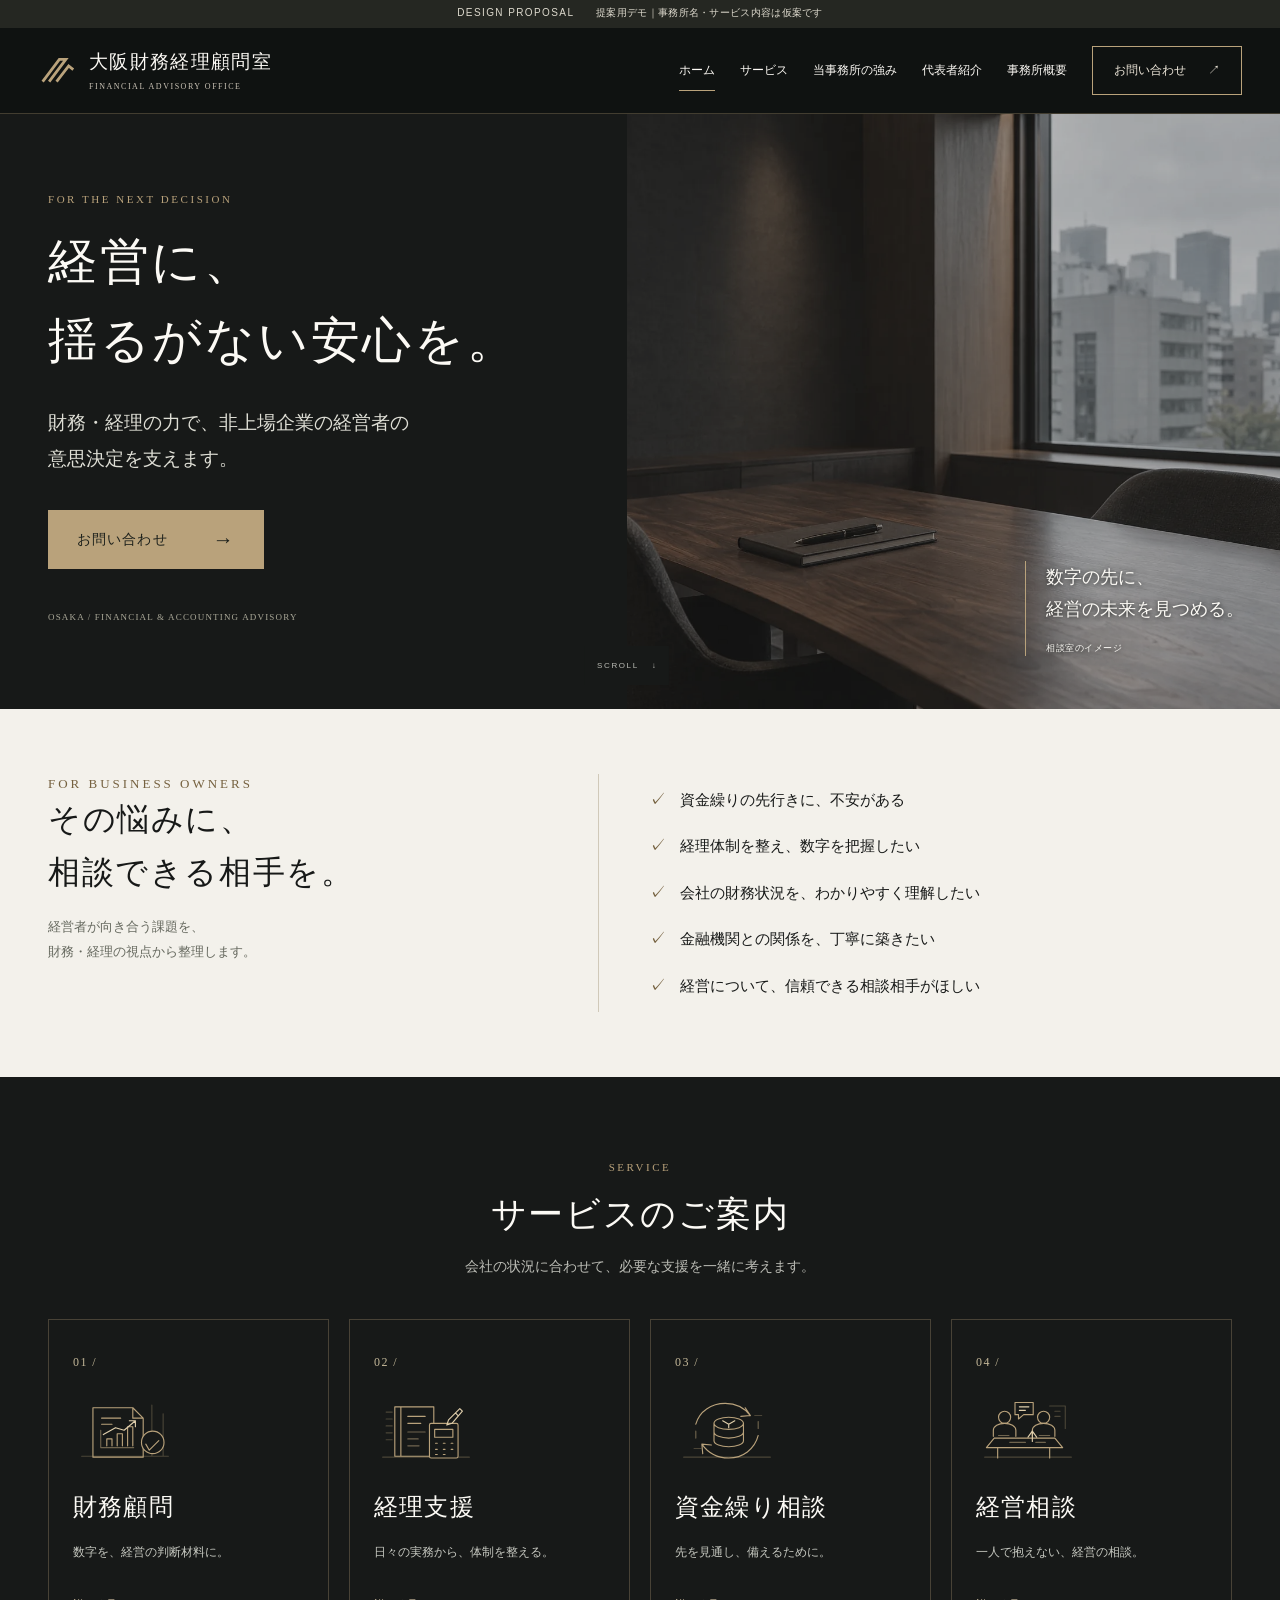
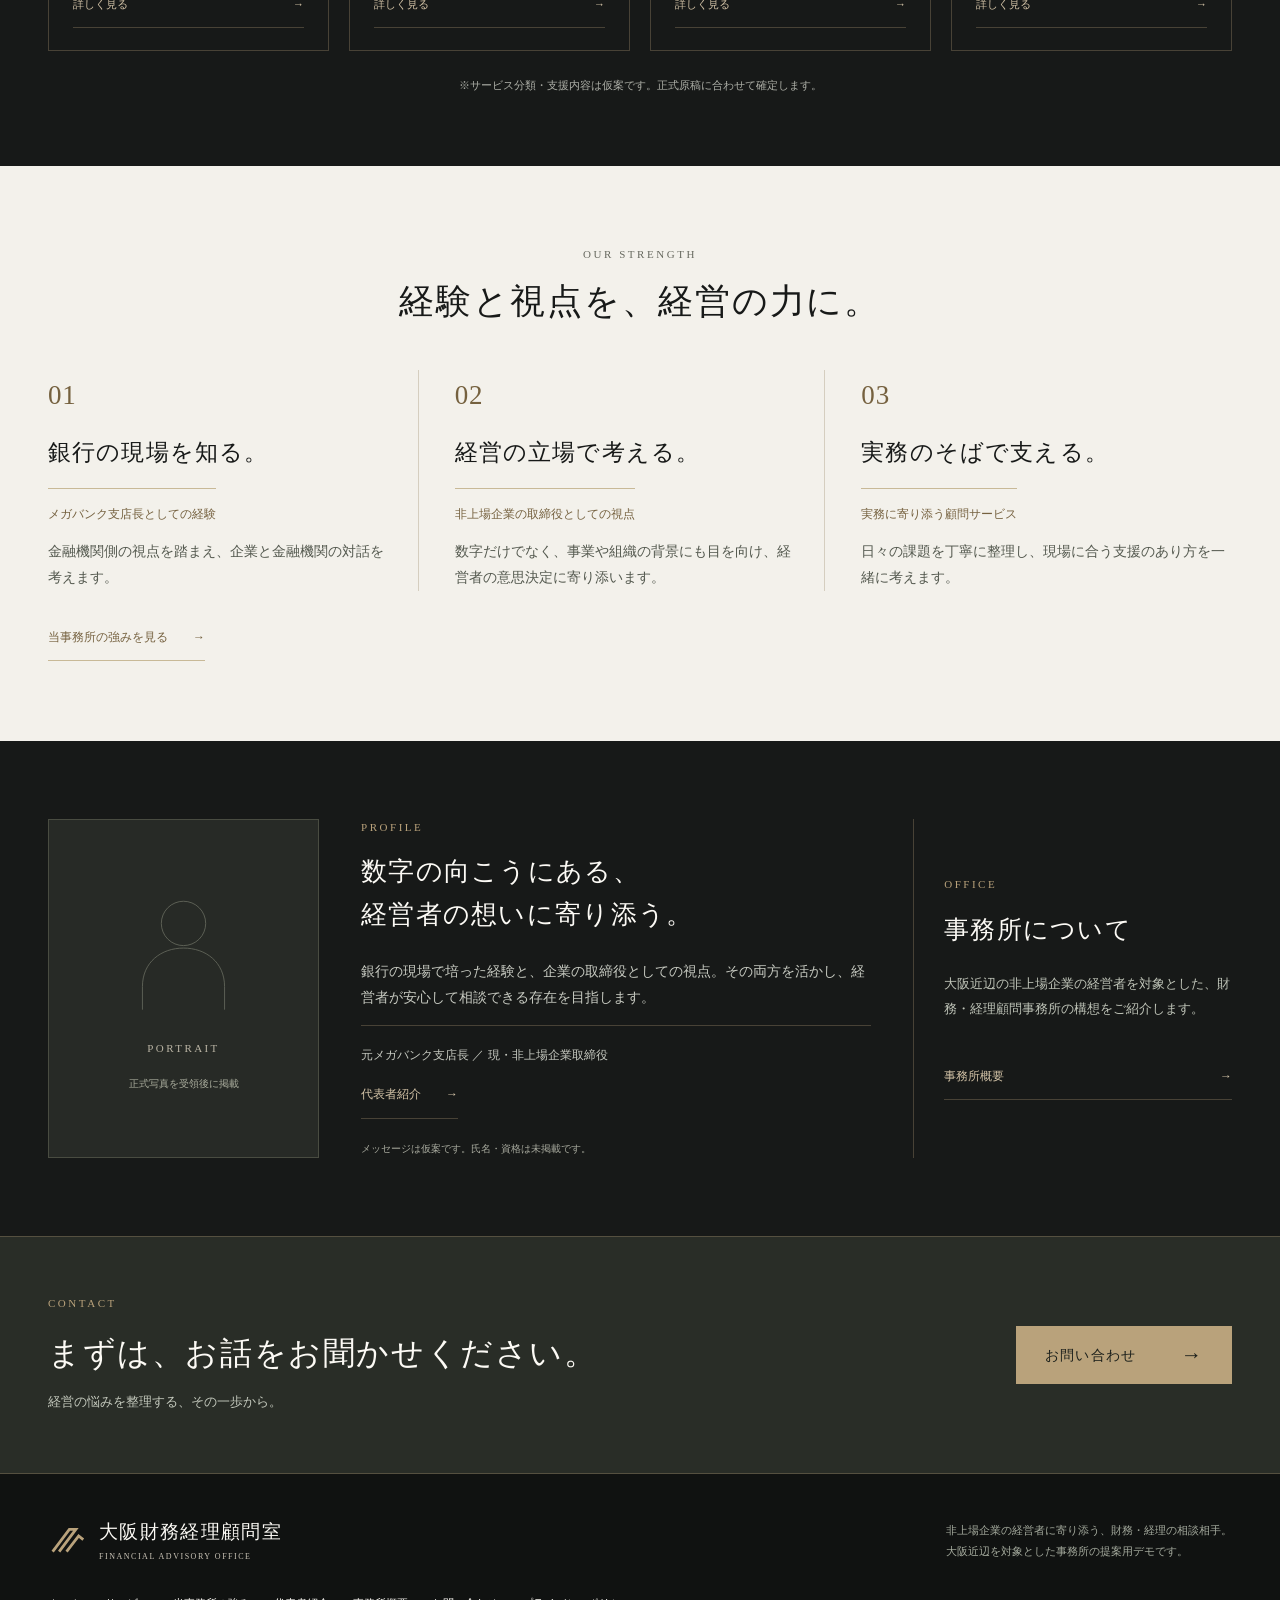
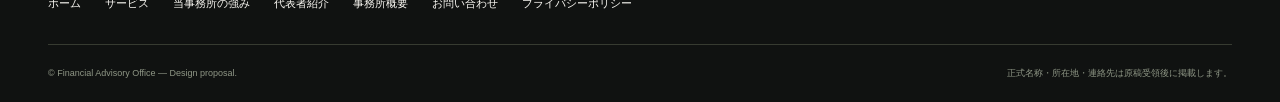
<file: index.html>
<!doctype html><html lang="ja"><head><meta charset="UTF-8"><meta name="viewport" content="width=device-width, initial-scale=1, viewport-fit=cover"><title>経営に、揺るがない安心を。｜大阪財務経理顧問室（仮称・デモ）</title><meta name="description" content="大阪近辺の非上場企業に向けた財務・経理顧問事務所のデザイン提案用デモ。元メガバンク支店長の経験と取締役の視点を活かす相談窓口の仮案です。"><meta name="robots" content="noindex, nofollow"><meta name="theme-color" content="#171918"><meta property="og:type" content="website"><meta property="og:locale" content="ja_JP"><meta property="og:title" content="経営に、揺るがない安心を。｜財務経理顧問事務所 提案用デモ"><meta property="og:description" content="大阪近辺の非上場企業に向けた財務・経理顧問事務所のデザイン提案用デモ。元メガバンク支店長の経験と取締役の視点を活かす相談窓口の仮案です。"><meta property="og:image" content="https://kawase-creative.github.io/financial-advisor-demo/assets/ogp.jpg"><meta name="twitter:card" content="summary_large_image"><link rel="icon" href="assets/favicon.svg" type="image/svg+xml"><link rel="stylesheet" href="assets/style.css?v=20261011-2"><script src="assets/config.js" defer></script><script src="assets/app.js" defer></script><style>.services .service-icon{width:104px;height:78px;color:#b9a27b;margin:17px 0 17px}@media(max-width:600px){.services .service-icon{width:80px;height:60px;margin:14px 0}}@media(max-width:350px){.services .service-icon{margin:8px 0 12px}}</style></head><body><a class="skip" href="#main">本文へ移動</a><div class="demo-strip">DESIGN PROPOSAL <span>提案用デモ｜事務所名・サービス内容は仮案です</span></div><header class="site-header"><div class="header-inner"><a class="brand" href="index.html" aria-label="大阪財務経理顧問室（仮称）ホーム"><svg viewBox="0 0 42 42" aria-hidden="true"><path d="M5 33 23 9h7L12 33M20 33 33 16l5 4" fill="none" stroke="currentColor" stroke-width="3"/></svg><span>大阪財務経理顧問室<small>FINANCIAL ADVISORY OFFICE</small></span></a><button class="menu-toggle" aria-expanded="false" aria-controls="navigation" aria-label="メニューを開く"><i></i><i></i><span>MENU</span></button><nav id="navigation" aria-label="メインナビゲーション"><a href="index.html" aria-current="page">ホーム</a><a href="services.html">サービス</a><a href="strengths.html">当事務所の強み</a><a href="profile.html">代表者紹介</a><a href="office.html">事務所概要</a><a href="contact.html" class="nav-contact" data-contact>お問い合わせ <span aria-hidden="true">↗</span></a></nav></div></header><main id="main"><section class="hero"><div class="hero-copy"><p class="eyebrow">FOR THE NEXT DECISION</p><h1><span>経営に、</span><span>揺るがない安心を。</span></h1><p class="hero-lead"><span>財務・経理の力で、</span><span>非上場企業の経営者の</span><span>意思決定を支えます。</span></p><a class="button" href="contact.html" data-contact>お問い合わせ<span aria-hidden="true">→</span></a><p class="hero-meta">OSAKA / FINANCIAL & ACCOUNTING ADVISORY</p></div><div class="hero-visual"><img class="" src="assets/consultation.webp" width="1536" height="1024" alt="落ち着いた相談室のイメージ（生成素材・実際の事務所ではありません）" fetchpriority="high" decoding="async"><div class="photo-caption">数字の先に、<br>経営の未来を見つめる。<small>相談室のイメージ</small></div></div><a class="scroll-cue" href="#concerns">SCROLL <span aria-hidden="true">↓</span></a></section>
<section class="concerns light" id="concerns"><div class="container concerns-grid"><div data-reveal><p class="eyebrow">FOR BUSINESS OWNERS</p><h2>その悩みに、<br>相談できる相手を。</h2><p>経営者が向き合う課題を、<br>財務・経理の視点から整理します。</p></div><ul class="concern-list" data-reveal><li>資金繰りの先行きに、不安がある</li><li>経理体制を整え、数字を把握したい</li><li>会社の財務状況を、わかりやすく理解したい</li><li>金融機関との関係を、丁寧に築きたい</li><li>経営について、信頼できる相談相手がほしい</li></ul></div></section>
<section class="services section-dark"><div class="container"><div class="section-heading" data-reveal><p class="eyebrow">SERVICE</p><h2>サービスのご案内</h2><p>会社の状況に合わせて、必要な支援を一緒に考えます。</p></div><div class="service-grid"><a class="service-card" data-reveal href="services.html#financial"><span class="service-number">01 /</span><svg class="service-icon" viewBox="0 0 120 90" aria-hidden="true" focusable="false" fill="none" stroke="currentColor" stroke-width="1.3" stroke-linecap="round" stroke-linejoin="round"><path opacity=".32" d="M10 73h100M91 14v59M104 24v49"/><path d="M23 17h46l12 12v45H23zM69 17v12h12M33 29h22M33 36h12"/><path opacity=".55" d="M32 63h38M32 43v20"/><path d="M39 61V53h6v8M51 61V47h6v14M63 61V39h6v22"/><path stroke="#e0cfac" d="m35 48 14-8 10 3 13-11M65 32h7v7"/><circle cx="92" cy="57" r="13" fill="#171918"/><path d="m88 66 11-11M84 59l4 7 11-11"/></svg><h3>財務顧問</h3><p>数字を、経営の判断材料に。</p><span class="text-link">詳しく見る <span aria-hidden="true">→</span></span></a><a class="service-card" data-reveal href="services.html#accounting"><span class="service-number">02 /</span><svg class="service-icon" viewBox="0 0 120 90" aria-hidden="true" focusable="false" fill="none" stroke="currentColor" stroke-width="1.3" stroke-linecap="round" stroke-linejoin="round"><path opacity=".32" d="M10 74h100M14 22h7M14 30h7M14 38h7M14 46h7M14 54h7"/><path d="M24 16h45v57H24zM31 16v57M39 27h20M39 35h15"/><path opacity=".55" d="M39 45h20M39 53h12M39 61h13"/><rect x="64" y="35" width="33" height="40" rx="2" fill="#171918"/><path d="M70 42h21v9H70zM71 58h2M80 58h2M89 58h2M71 65h2M80 65h2M89 65h2M71 71h2M80 71h2"/><path stroke="#e0cfac" d="m102 21-3-3-13 13-2 6 6-2zM94 23l3 3"/></svg><h3>経理支援</h3><p>日々の実務から、体制を整える。</p><span class="text-link">詳しく見る <span aria-hidden="true">→</span></span></a><a class="service-card" data-reveal href="services.html#cashflow"><span class="service-number">03 /</span><svg class="service-icon" viewBox="0 0 120 90" aria-hidden="true" focusable="false" fill="none" stroke="currentColor" stroke-width="1.3" stroke-linecap="round" stroke-linejoin="round"><path opacity=".32" d="M10 74h100M22 64h8M92 26h8"/><path d="M24 36c4-15 18-24 34-24 12 0 22 5 29 14M81 17l6 9-11 1M96 49c-4 16-18 26-34 26-13 0-24-6-31-16M32 70l-1-11 11 1"/><path opacity=".55" d="M24 44v8M96 33v8"/><path d="M45 35c0-4 8-7 17-7s17 3 17 7-8 7-17 7-17-3-17-7zM45 35v10c0 4 8 7 17 7s17-3 17-7V35M45 45v10c0 4 8 7 17 7s17-3 17-7V45"/><path stroke="#e0cfac" d="m55 32 7 4 7-4M62 36v4"/></svg><h3>資金繰り相談</h3><p>先を見通し、備えるために。</p><span class="text-link">詳しく見る <span aria-hidden="true">→</span></span></a><a class="service-card" data-reveal href="services.html#management"><span class="service-number">04 /</span><svg class="service-icon" viewBox="0 0 120 90" aria-hidden="true" focusable="false" fill="none" stroke="currentColor" stroke-width="1.3" stroke-linecap="round" stroke-linejoin="round"><path opacity=".32" d="M10 74h100M85 15h18v26M91 21h6M91 27h6"/><circle cx="33" cy="28" r="7"/><circle cx="78" cy="28" r="7"/><path d="M20 50v-7c0-5 6-8 13-8s13 3 13 8v7M65 50v-7c0-5 6-8 13-8s13 3 13 8v7"/><path d="M21 52h70l9 11H12zM25 63v12M85 63v12"/><path opacity=".55" d="M26 49h12M73 49h12M39 57h18M69 57h11"/><path fill="#171918" d="M45 11h21v14H55l-6 5v-5h-4z"/><path stroke="#e0cfac" d="M50 16h11M50 20h7M60 51l5-7 5 7M65 44v12"/></svg><h3>経営相談</h3><p>一人で抱えない、経営の相談。</p><span class="text-link">詳しく見る <span aria-hidden="true">→</span></span></a></div><p class="section-note">※サービス分類・支援内容は仮案です。正式原稿に合わせて確定します。</p></div></section>
<section class="strengths light"><div class="container"><div class="section-heading" data-reveal><p class="eyebrow">OUR STRENGTH</p><h2>経験と視点を、経営の力に。</h2></div><div class="strength-grid"><article data-reveal><span class="big-number">01</span><h3>銀行の現場を知る。</h3><p class="strength-label">メガバンク支店長としての経験</p><p>金融機関側の視点を踏まえ、企業と金融機関の対話を考えます。</p></article><article data-reveal><span class="big-number">02</span><h3>経営の立場で考える。</h3><p class="strength-label">非上場企業の取締役としての視点</p><p>数字だけでなく、事業や組織の背景にも目を向け、経営者の意思決定に寄り添います。</p></article><article data-reveal><span class="big-number">03</span><h3>実務のそばで支える。</h3><p class="strength-label">実務に寄り添う顧問サービス</p><p>日々の課題を丁寧に整理し、現場に合う支援のあり方を一緒に考えます。</p></article></div><a class="text-link dark-link" href="strengths.html">当事務所の強みを見る <span aria-hidden="true">→</span></a></div></section>
<section class="profile-section"><div class="container profile-grid"><div class="portrait-placeholder" role="img" aria-label="代表者の正式写真掲載予定エリア" data-reveal><svg viewBox="0 0 140 170" aria-hidden="true"><circle cx="70" cy="49" r="27"/><path d="M20 154v-28c0-30 23-47 50-47s50 17 50 47v28"/></svg><span>PORTRAIT</span><small>正式写真を受領後に掲載</small></div><div class="profile-copy" data-reveal><p class="eyebrow">PROFILE</p><h2>数字の向こうにある、<br>経営者の想いに寄り添う。</h2><p>銀行の現場で培った経験と、企業の取締役としての視点。その両方を活かし、経営者が安心して相談できる存在を目指します。</p><p class="profile-career">元メガバンク支店長 ／ 現・非上場企業取締役</p><a class="text-link" href="profile.html">代表者紹介 <span aria-hidden="true">→</span></a><small class="muted">メッセージは仮案です。氏名・資格は未掲載です。</small></div><a class="office-link" href="office.html" data-reveal><p class="eyebrow">OFFICE</p><h3>事務所について</h3><p>大阪近辺の非上場企業の経営者を対象とした、財務・経理顧問事務所の構想をご紹介します。</p><span class="text-link">事務所概要 <span aria-hidden="true">→</span></span></a></div></section></main><section class="contact-band"><div class="container contact-band-inner" data-reveal><div><p class="eyebrow">CONTACT</p><h2>まずは、お話をお聞かせください。</h2><p>経営の悩みを整理する、その一歩から。</p></div><a class="button" href="contact.html" data-contact>お問い合わせ<span aria-hidden="true">→</span></a></div></section><footer><div class="container"><div class="footer-top"><a class="brand" href="index.html"><svg viewBox="0 0 42 42" aria-hidden="true"><path d="M5 33 23 9h7L12 33M20 33 33 16l5 4" fill="none" stroke="currentColor" stroke-width="3"/></svg><span>大阪財務経理顧問室<small>FINANCIAL ADVISORY OFFICE</small></span></a><p>非上場企業の経営者に寄り添う、財務・経理の相談相手。<br>大阪近辺を対象とした事務所の提案用デモです。</p></div><div class="footer-nav"><a href="index.html" aria-current="page">ホーム</a><a href="services.html">サービス</a><a href="strengths.html">当事務所の強み</a><a href="profile.html">代表者紹介</a><a href="office.html">事務所概要</a><a href="contact.html">お問い合わせ</a><a href="privacy.html">プライバシーポリシー</a></div><div class="footer-bottom"><small>© Financial Advisory Office — Design proposal.</small><small>正式名称・所在地・連絡先は原稿受領後に掲載します。</small></div></div></footer><dialog class="contact-dialog" aria-labelledby="dialog-title"><button class="dialog-close" aria-label="お問い合わせを閉じる">×</button><div class="dialog-inner"><p class="eyebrow">CONTACT</p><h2 id="dialog-title">お問い合わせ</h2><p class="dialog-lead">ご相談の概要をお聞かせください。</p><form class="contact-form" novalidate data-form>
<div class="form-grid"><div class="field"><label for="name-modal">お名前 <span>必須</span></label><input id="name-modal" name="name" autocomplete="name" required maxlength="80" placeholder="例：山田 太郎" aria-describedby="name-error-modal"><p class="field-error" id="name-error-modal"></p></div>
<div class="field"><label for="phone-modal">電話番号 <span>必須</span></label><input id="phone-modal" name="phone" type="tel" autocomplete="tel" inputmode="tel" required maxlength="30" placeholder="例：090-1234-5678" aria-describedby="phone-error-modal"><p class="field-error" id="phone-error-modal"></p></div>
<div class="field full"><label for="email-modal">メールアドレス <span>必須</span></label><input id="email-modal" name="email" type="email" autocomplete="email" required maxlength="254" placeholder="例：name@example.com" aria-describedby="email-error-modal"><p class="field-error" id="email-error-modal"></p></div>
<div class="field full"><label for="category-modal">お問い合わせカテゴリ <span>必須</span></label><select id="category-modal" name="category" required aria-describedby="category-error-modal"><option value="">選択してください</option><option>財務顧問について</option><option>経理支援について</option><option>資金繰りについて</option><option>経営相談について</option><option>その他</option></select><p class="field-error" id="category-error-modal"></p></div>
<div class="field full"><label for="message-modal">お問い合わせ内容 <span class="optional">任意</span></label><textarea id="message-modal" name="message" rows="4" maxlength="2000" placeholder="ご相談の概要をお聞かせください。"></textarea><small>デモのため、実際の個人情報・機密情報は入力しないでください。</small></div></div>
<p class="form-note">このフォームは提案用デモです。送信先は <code>contact@example.invalid</code>（ダミー）です。ボタンを押すとメールアプリに入力内容を引き継ぎます。実際のメール送信は行われず、送信完了も保証されません。</p><p class="privacy-note"><a href="privacy.html">プライバシーポリシー（仮案）</a>をご確認ください。</p>
<button class="button" type="submit">メールアプリで開く<span aria-hidden="true">↗</span></button><p class="form-status" role="status" aria-live="polite"></p><a class="mailto-fallback" hidden>メールアプリをもう一度開く ↗</a><noscript><p>メール本文への引き継ぎにはJavaScriptが必要です。ブラウザの設定を有効にしてください。</p></noscript></form></div></dialog></body></html>
</file>
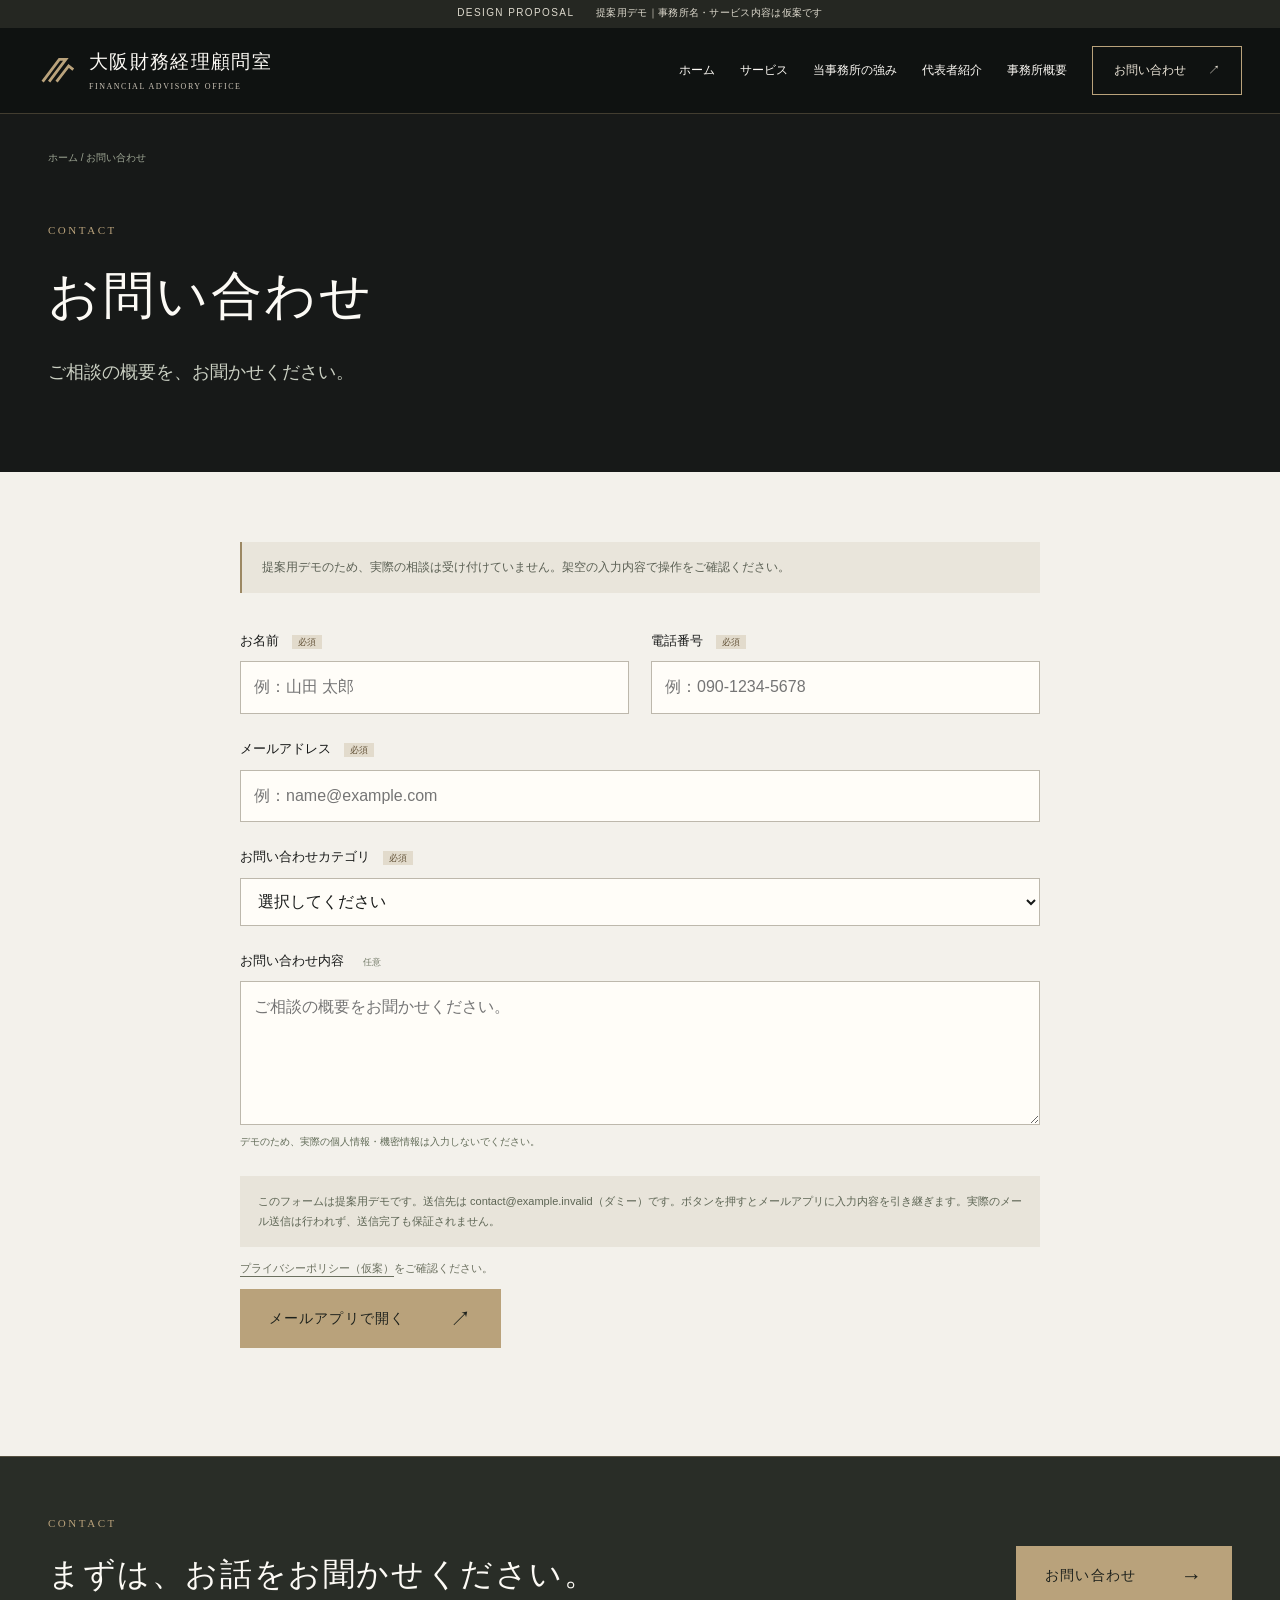
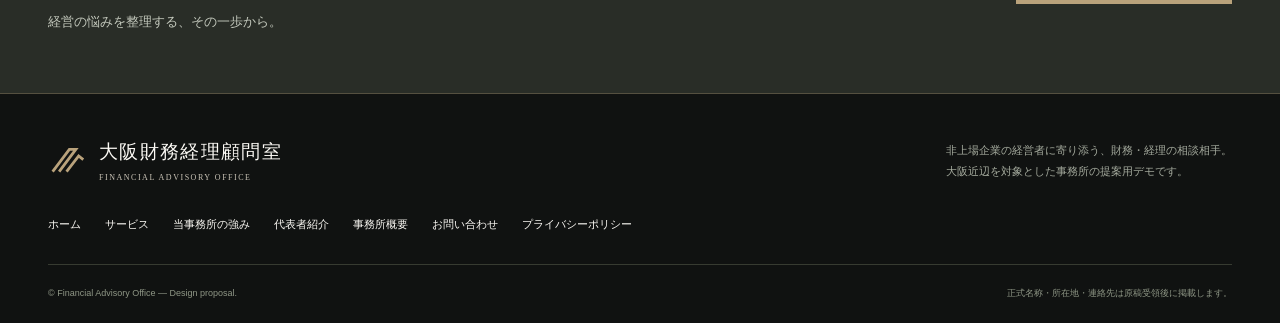
<file: contact.html>
<!doctype html><html lang="ja"><head><meta charset="UTF-8"><meta name="viewport" content="width=device-width, initial-scale=1, viewport-fit=cover"><title>お問い合わせ｜大阪財務経理顧問室（仮称・デモ）</title><meta name="description" content="提案用のお問い合わせフォーム。入力内容をメールアプリに引き継ぐデモで、実際の相談受付・メール送信は行いません。"><meta name="robots" content="noindex, nofollow"><meta name="theme-color" content="#171918"><meta property="og:type" content="website"><meta property="og:locale" content="ja_JP"><meta property="og:title" content="お問い合わせ｜財務経理顧問事務所 提案用デモ"><meta property="og:description" content="提案用のお問い合わせフォーム。入力内容をメールアプリに引き継ぐデモで、実際の相談受付・メール送信は行いません。"><meta property="og:image" content="https://kawase-creative.github.io/financial-advisor-demo/assets/ogp.jpg"><meta name="twitter:card" content="summary_large_image"><link rel="icon" href="assets/favicon.svg" type="image/svg+xml"><link rel="stylesheet" href="assets/style.css?v=20261011-2"><script src="assets/config.js" defer></script><script src="assets/app.js" defer></script></head><body><a class="skip" href="#main">本文へ移動</a><div class="demo-strip">DESIGN PROPOSAL <span>提案用デモ｜事務所名・サービス内容は仮案です</span></div><header class="site-header"><div class="header-inner"><a class="brand" href="index.html" aria-label="大阪財務経理顧問室（仮称）ホーム"><svg viewBox="0 0 42 42" aria-hidden="true"><path d="M5 33 23 9h7L12 33M20 33 33 16l5 4" fill="none" stroke="currentColor" stroke-width="3"/></svg><span>大阪財務経理顧問室<small>FINANCIAL ADVISORY OFFICE</small></span></a><button class="menu-toggle" aria-expanded="false" aria-controls="navigation" aria-label="メニューを開く"><i></i><i></i><span>MENU</span></button><nav id="navigation" aria-label="メインナビゲーション"><a href="index.html">ホーム</a><a href="services.html">サービス</a><a href="strengths.html">当事務所の強み</a><a href="profile.html">代表者紹介</a><a href="office.html">事務所概要</a><a href="contact.html" class="nav-contact" data-contact>お問い合わせ <span aria-hidden="true">↗</span></a></nav></div></header><main id="main"><section class="page-intro"><div class="container"><p class="breadcrumb"><a href="index.html">ホーム</a> / お問い合わせ</p><p class="eyebrow">CONTACT</p><h1>お問い合わせ</h1><p class="intro-lead">ご相談の概要を、お聞かせください。</p></div></section><section class="light page-content"><div class="container narrow"><p class="notice">提案用デモのため、実際の相談は受け付けていません。架空の入力内容で操作をご確認ください。</p><form class="contact-form" novalidate data-form>
<div class="form-grid"><div class="field"><label for="name-page">お名前 <span>必須</span></label><input id="name-page" name="name" autocomplete="name" required maxlength="80" placeholder="例：山田 太郎" aria-describedby="name-error-page"><p class="field-error" id="name-error-page"></p></div>
<div class="field"><label for="phone-page">電話番号 <span>必須</span></label><input id="phone-page" name="phone" type="tel" autocomplete="tel" inputmode="tel" required maxlength="30" placeholder="例：090-1234-5678" aria-describedby="phone-error-page"><p class="field-error" id="phone-error-page"></p></div>
<div class="field full"><label for="email-page">メールアドレス <span>必須</span></label><input id="email-page" name="email" type="email" autocomplete="email" required maxlength="254" placeholder="例：name@example.com" aria-describedby="email-error-page"><p class="field-error" id="email-error-page"></p></div>
<div class="field full"><label for="category-page">お問い合わせカテゴリ <span>必須</span></label><select id="category-page" name="category" required aria-describedby="category-error-page"><option value="">選択してください</option><option>財務顧問について</option><option>経理支援について</option><option>資金繰りについて</option><option>経営相談について</option><option>その他</option></select><p class="field-error" id="category-error-page"></p></div>
<div class="field full"><label for="message-page">お問い合わせ内容 <span class="optional">任意</span></label><textarea id="message-page" name="message" rows="4" maxlength="2000" placeholder="ご相談の概要をお聞かせください。"></textarea><small>デモのため、実際の個人情報・機密情報は入力しないでください。</small></div></div>
<p class="form-note">このフォームは提案用デモです。送信先は <code>contact@example.invalid</code>（ダミー）です。ボタンを押すとメールアプリに入力内容を引き継ぎます。実際のメール送信は行われず、送信完了も保証されません。</p><p class="privacy-note"><a href="privacy.html">プライバシーポリシー（仮案）</a>をご確認ください。</p>
<button class="button" type="submit">メールアプリで開く<span aria-hidden="true">↗</span></button><p class="form-status" role="status" aria-live="polite"></p><a class="mailto-fallback" hidden>メールアプリをもう一度開く ↗</a><noscript><p>メール本文への引き継ぎにはJavaScriptが必要です。ブラウザの設定を有効にしてください。</p></noscript></form></div></section></main><section class="contact-band"><div class="container contact-band-inner" data-reveal><div><p class="eyebrow">CONTACT</p><h2>まずは、お話をお聞かせください。</h2><p>経営の悩みを整理する、その一歩から。</p></div><a class="button" href="contact.html" data-contact>お問い合わせ<span aria-hidden="true">→</span></a></div></section><footer><div class="container"><div class="footer-top"><a class="brand" href="index.html"><svg viewBox="0 0 42 42" aria-hidden="true"><path d="M5 33 23 9h7L12 33M20 33 33 16l5 4" fill="none" stroke="currentColor" stroke-width="3"/></svg><span>大阪財務経理顧問室<small>FINANCIAL ADVISORY OFFICE</small></span></a><p>非上場企業の経営者に寄り添う、財務・経理の相談相手。<br>大阪近辺を対象とした事務所の提案用デモです。</p></div><div class="footer-nav"><a href="index.html">ホーム</a><a href="services.html">サービス</a><a href="strengths.html">当事務所の強み</a><a href="profile.html">代表者紹介</a><a href="office.html">事務所概要</a><a href="contact.html">お問い合わせ</a><a href="privacy.html">プライバシーポリシー</a></div><div class="footer-bottom"><small>© Financial Advisory Office — Design proposal.</small><small>正式名称・所在地・連絡先は原稿受領後に掲載します。</small></div></div></footer><dialog class="contact-dialog" aria-labelledby="dialog-title"><button class="dialog-close" aria-label="お問い合わせを閉じる">×</button><div class="dialog-inner"><p class="eyebrow">CONTACT</p><h2 id="dialog-title">お問い合わせ</h2><p class="dialog-lead">ご相談の概要をお聞かせください。</p><form class="contact-form" novalidate data-form>
<div class="form-grid"><div class="field"><label for="name-modal">お名前 <span>必須</span></label><input id="name-modal" name="name" autocomplete="name" required maxlength="80" placeholder="例：山田 太郎" aria-describedby="name-error-modal"><p class="field-error" id="name-error-modal"></p></div>
<div class="field"><label for="phone-modal">電話番号 <span>必須</span></label><input id="phone-modal" name="phone" type="tel" autocomplete="tel" inputmode="tel" required maxlength="30" placeholder="例：090-1234-5678" aria-describedby="phone-error-modal"><p class="field-error" id="phone-error-modal"></p></div>
<div class="field full"><label for="email-modal">メールアドレス <span>必須</span></label><input id="email-modal" name="email" type="email" autocomplete="email" required maxlength="254" placeholder="例：name@example.com" aria-describedby="email-error-modal"><p class="field-error" id="email-error-modal"></p></div>
<div class="field full"><label for="category-modal">お問い合わせカテゴリ <span>必須</span></label><select id="category-modal" name="category" required aria-describedby="category-error-modal"><option value="">選択してください</option><option>財務顧問について</option><option>経理支援について</option><option>資金繰りについて</option><option>経営相談について</option><option>その他</option></select><p class="field-error" id="category-error-modal"></p></div>
<div class="field full"><label for="message-modal">お問い合わせ内容 <span class="optional">任意</span></label><textarea id="message-modal" name="message" rows="4" maxlength="2000" placeholder="ご相談の概要をお聞かせください。"></textarea><small>デモのため、実際の個人情報・機密情報は入力しないでください。</small></div></div>
<p class="form-note">このフォームは提案用デモです。送信先は <code>contact@example.invalid</code>（ダミー）です。ボタンを押すとメールアプリに入力内容を引き継ぎます。実際のメール送信は行われず、送信完了も保証されません。</p><p class="privacy-note"><a href="privacy.html">プライバシーポリシー（仮案）</a>をご確認ください。</p>
<button class="button" type="submit">メールアプリで開く<span aria-hidden="true">↗</span></button><p class="form-status" role="status" aria-live="polite"></p><a class="mailto-fallback" hidden>メールアプリをもう一度開く ↗</a><noscript><p>メール本文への引き継ぎにはJavaScriptが必要です。ブラウザの設定を有効にしてください。</p></noscript></form></div></dialog></body></html>
</file>
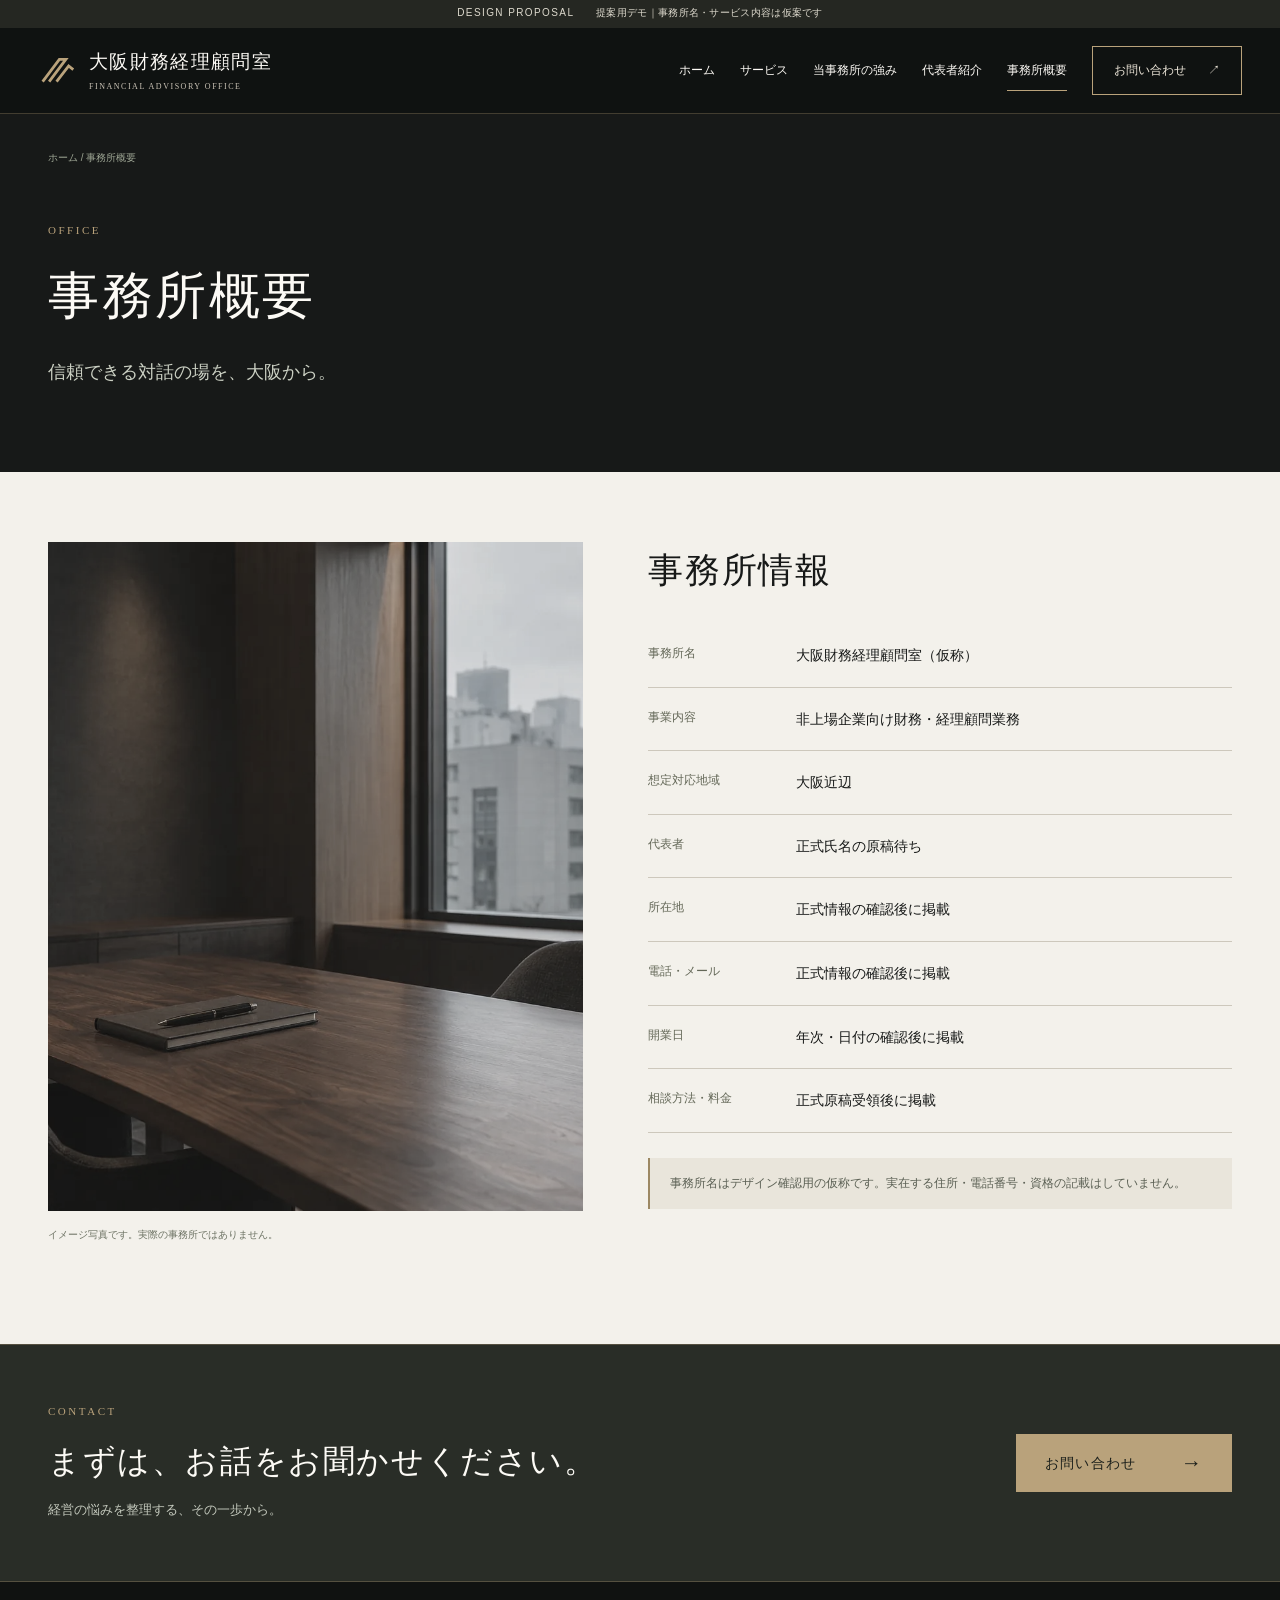
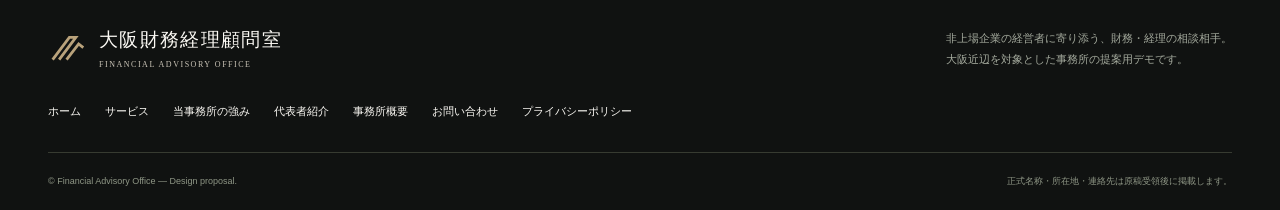
<file: office.html>
<!doctype html><html lang="ja"><head><meta charset="UTF-8"><meta name="viewport" content="width=device-width, initial-scale=1, viewport-fit=cover"><title>事務所概要｜大阪財務経理顧問室（仮称・デモ）</title><meta name="description" content="大阪近辺の非上場企業を対象とする財務・経理顧問事務所の構想。事務所名は仮称、正式所在地・連絡先は確認待ちです。"><meta name="robots" content="noindex, nofollow"><meta name="theme-color" content="#171918"><meta property="og:type" content="website"><meta property="og:locale" content="ja_JP"><meta property="og:title" content="事務所概要｜財務経理顧問事務所 提案用デモ"><meta property="og:description" content="大阪近辺の非上場企業を対象とする財務・経理顧問事務所の構想。事務所名は仮称、正式所在地・連絡先は確認待ちです。"><meta property="og:image" content="https://kawase-creative.github.io/financial-advisor-demo/assets/ogp.jpg"><meta name="twitter:card" content="summary_large_image"><link rel="icon" href="assets/favicon.svg" type="image/svg+xml"><link rel="stylesheet" href="assets/style.css?v=20261011-2"><script src="assets/config.js" defer></script><script src="assets/app.js" defer></script></head><body><a class="skip" href="#main">本文へ移動</a><div class="demo-strip">DESIGN PROPOSAL <span>提案用デモ｜事務所名・サービス内容は仮案です</span></div><header class="site-header"><div class="header-inner"><a class="brand" href="index.html" aria-label="大阪財務経理顧問室（仮称）ホーム"><svg viewBox="0 0 42 42" aria-hidden="true"><path d="M5 33 23 9h7L12 33M20 33 33 16l5 4" fill="none" stroke="currentColor" stroke-width="3"/></svg><span>大阪財務経理顧問室<small>FINANCIAL ADVISORY OFFICE</small></span></a><button class="menu-toggle" aria-expanded="false" aria-controls="navigation" aria-label="メニューを開く"><i></i><i></i><span>MENU</span></button><nav id="navigation" aria-label="メインナビゲーション"><a href="index.html">ホーム</a><a href="services.html">サービス</a><a href="strengths.html">当事務所の強み</a><a href="profile.html">代表者紹介</a><a href="office.html" aria-current="page">事務所概要</a><a href="contact.html" class="nav-contact" data-contact>お問い合わせ <span aria-hidden="true">↗</span></a></nav></div></header><main id="main"><section class="page-intro"><div class="container"><p class="breadcrumb"><a href="index.html">ホーム</a> / 事務所概要</p><p class="eyebrow">OFFICE</p><h1>事務所概要</h1><p class="intro-lead">信頼できる対話の場を、大阪から。</p></div></section><section class="light page-content"><div class="container office-page"><div><img class="" src="assets/consultation.webp" width="1536" height="1024" alt="落ち着いた相談室のイメージ（生成素材・実際の事務所ではありません）" loading="lazy" decoding="async"><p class="image-note">イメージ写真です。実際の事務所ではありません。</p></div><div><h2>事務所情報</h2><dl class="details"><div><dt>事務所名</dt><dd>大阪財務経理顧問室（仮称）</dd></div><div><dt>事業内容</dt><dd>非上場企業向け財務・経理顧問業務</dd></div><div><dt>想定対応地域</dt><dd>大阪近辺</dd></div><div><dt>代表者</dt><dd>正式氏名の原稿待ち</dd></div><div><dt>所在地</dt><dd>正式情報の確認後に掲載</dd></div><div><dt>電話・メール</dt><dd>正式情報の確認後に掲載</dd></div><div><dt>開業日</dt><dd>年次・日付の確認後に掲載</dd></div><div><dt>相談方法・料金</dt><dd>正式原稿受領後に掲載</dd></div></dl><p class="notice">事務所名はデザイン確認用の仮称です。実在する住所・電話番号・資格の記載はしていません。</p></div></div></section></main><section class="contact-band"><div class="container contact-band-inner" data-reveal><div><p class="eyebrow">CONTACT</p><h2>まずは、お話をお聞かせください。</h2><p>経営の悩みを整理する、その一歩から。</p></div><a class="button" href="contact.html" data-contact>お問い合わせ<span aria-hidden="true">→</span></a></div></section><footer><div class="container"><div class="footer-top"><a class="brand" href="index.html"><svg viewBox="0 0 42 42" aria-hidden="true"><path d="M5 33 23 9h7L12 33M20 33 33 16l5 4" fill="none" stroke="currentColor" stroke-width="3"/></svg><span>大阪財務経理顧問室<small>FINANCIAL ADVISORY OFFICE</small></span></a><p>非上場企業の経営者に寄り添う、財務・経理の相談相手。<br>大阪近辺を対象とした事務所の提案用デモです。</p></div><div class="footer-nav"><a href="index.html">ホーム</a><a href="services.html">サービス</a><a href="strengths.html">当事務所の強み</a><a href="profile.html">代表者紹介</a><a href="office.html" aria-current="page">事務所概要</a><a href="contact.html">お問い合わせ</a><a href="privacy.html">プライバシーポリシー</a></div><div class="footer-bottom"><small>© Financial Advisory Office — Design proposal.</small><small>正式名称・所在地・連絡先は原稿受領後に掲載します。</small></div></div></footer><dialog class="contact-dialog" aria-labelledby="dialog-title"><button class="dialog-close" aria-label="お問い合わせを閉じる">×</button><div class="dialog-inner"><p class="eyebrow">CONTACT</p><h2 id="dialog-title">お問い合わせ</h2><p class="dialog-lead">ご相談の概要をお聞かせください。</p><form class="contact-form" novalidate data-form>
<div class="form-grid"><div class="field"><label for="name-modal">お名前 <span>必須</span></label><input id="name-modal" name="name" autocomplete="name" required maxlength="80" placeholder="例：山田 太郎" aria-describedby="name-error-modal"><p class="field-error" id="name-error-modal"></p></div>
<div class="field"><label for="phone-modal">電話番号 <span>必須</span></label><input id="phone-modal" name="phone" type="tel" autocomplete="tel" inputmode="tel" required maxlength="30" placeholder="例：090-1234-5678" aria-describedby="phone-error-modal"><p class="field-error" id="phone-error-modal"></p></div>
<div class="field full"><label for="email-modal">メールアドレス <span>必須</span></label><input id="email-modal" name="email" type="email" autocomplete="email" required maxlength="254" placeholder="例：name@example.com" aria-describedby="email-error-modal"><p class="field-error" id="email-error-modal"></p></div>
<div class="field full"><label for="category-modal">お問い合わせカテゴリ <span>必須</span></label><select id="category-modal" name="category" required aria-describedby="category-error-modal"><option value="">選択してください</option><option>財務顧問について</option><option>経理支援について</option><option>資金繰りについて</option><option>経営相談について</option><option>その他</option></select><p class="field-error" id="category-error-modal"></p></div>
<div class="field full"><label for="message-modal">お問い合わせ内容 <span class="optional">任意</span></label><textarea id="message-modal" name="message" rows="4" maxlength="2000" placeholder="ご相談の概要をお聞かせください。"></textarea><small>デモのため、実際の個人情報・機密情報は入力しないでください。</small></div></div>
<p class="form-note">このフォームは提案用デモです。送信先は <code>contact@example.invalid</code>（ダミー）です。ボタンを押すとメールアプリに入力内容を引き継ぎます。実際のメール送信は行われず、送信完了も保証されません。</p><p class="privacy-note"><a href="privacy.html">プライバシーポリシー（仮案）</a>をご確認ください。</p>
<button class="button" type="submit">メールアプリで開く<span aria-hidden="true">↗</span></button><p class="form-status" role="status" aria-live="polite"></p><a class="mailto-fallback" hidden>メールアプリをもう一度開く ↗</a><noscript><p>メール本文への引き継ぎにはJavaScriptが必要です。ブラウザの設定を有効にしてください。</p></noscript></form></div></dialog></body></html>
</file>
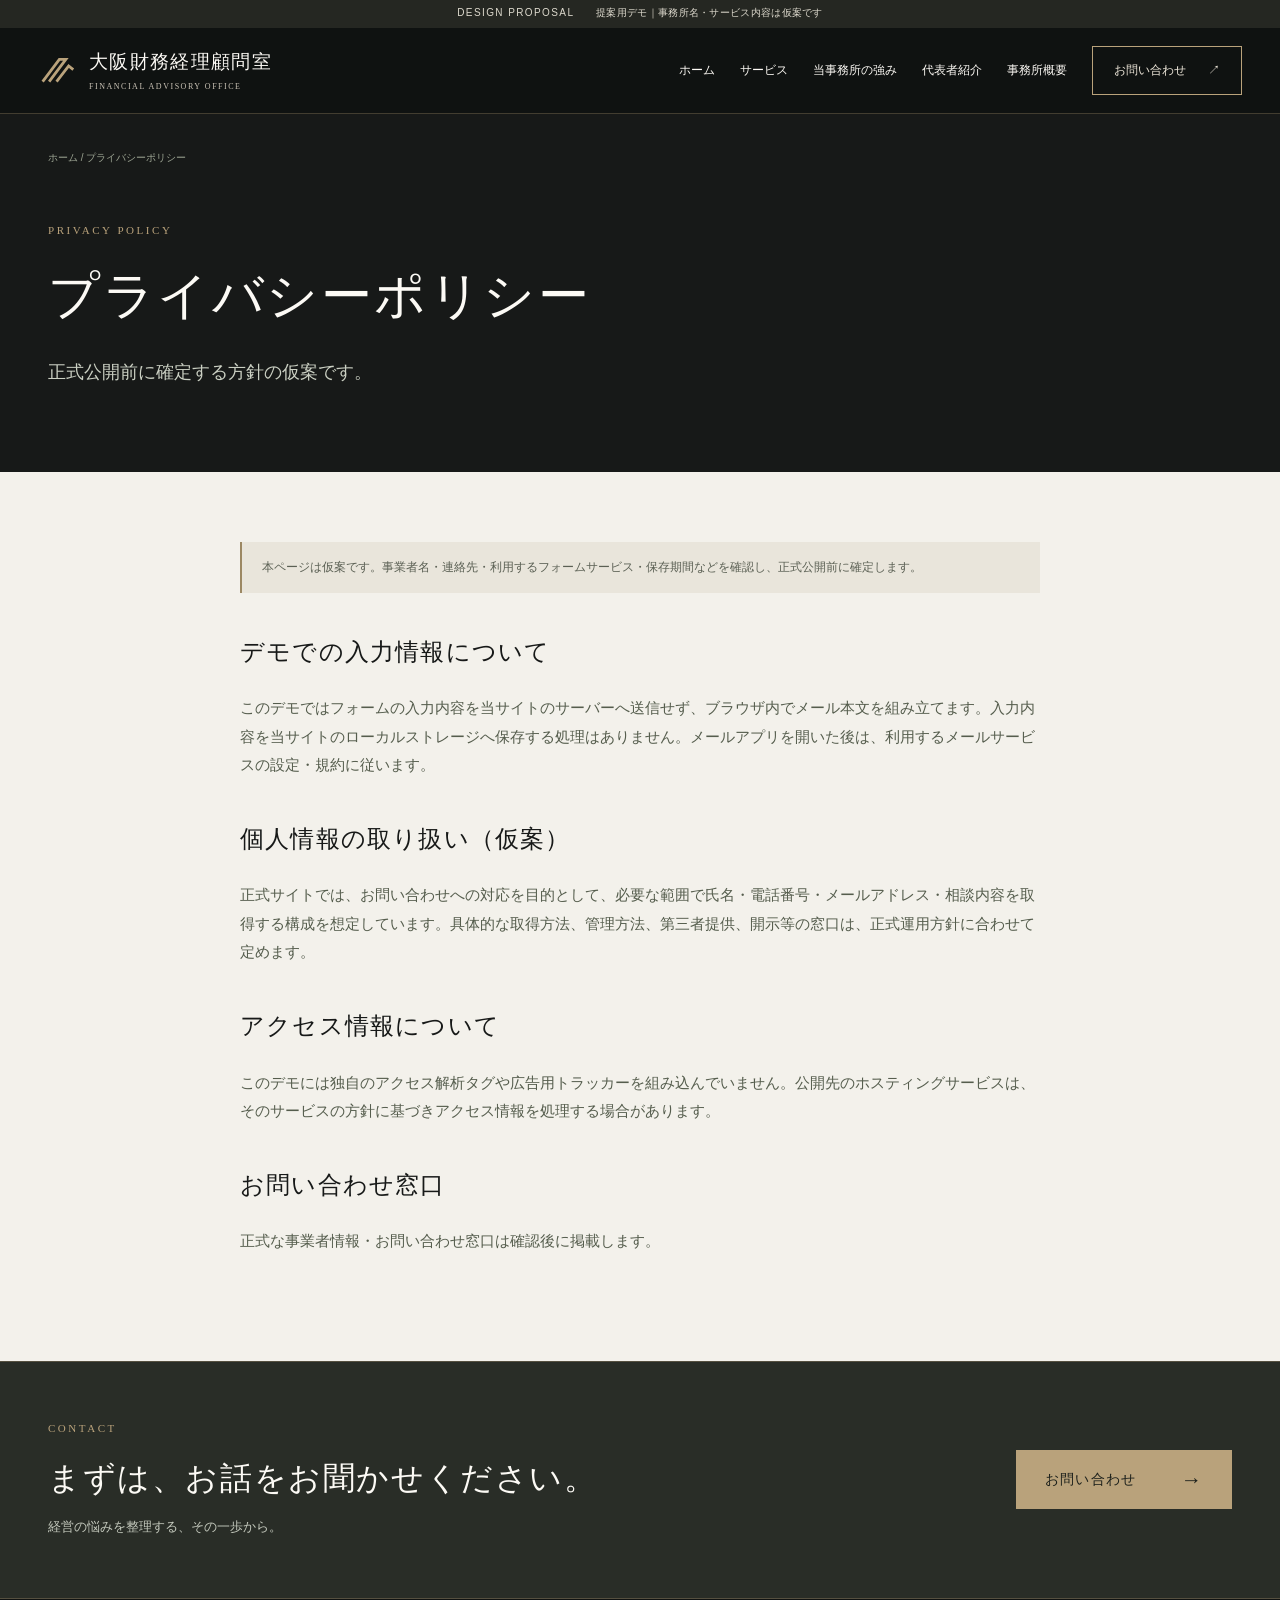
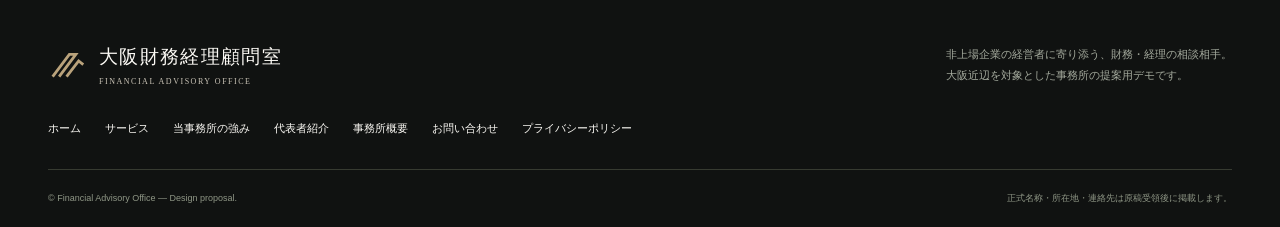
<file: privacy.html>
<!doctype html><html lang="ja"><head><meta charset="UTF-8"><meta name="viewport" content="width=device-width, initial-scale=1, viewport-fit=cover"><title>プライバシーポリシー（仮案）｜大阪財務経理顧問室（仮称・デモ）</title><meta name="description" content="提案用デモの個人情報取扱い説明と、正式公開前に確認するプライバシーポリシーの仮案です。"><meta name="robots" content="noindex, nofollow"><meta name="theme-color" content="#171918"><meta property="og:type" content="website"><meta property="og:locale" content="ja_JP"><meta property="og:title" content="プライバシーポリシー（仮案）｜財務経理顧問事務所 提案用デモ"><meta property="og:description" content="提案用デモの個人情報取扱い説明と、正式公開前に確認するプライバシーポリシーの仮案です。"><meta property="og:image" content="https://kawase-creative.github.io/financial-advisor-demo/assets/ogp.jpg"><meta name="twitter:card" content="summary_large_image"><link rel="icon" href="assets/favicon.svg" type="image/svg+xml"><link rel="stylesheet" href="assets/style.css?v=20261011-2"><script src="assets/config.js" defer></script><script src="assets/app.js" defer></script></head><body><a class="skip" href="#main">本文へ移動</a><div class="demo-strip">DESIGN PROPOSAL <span>提案用デモ｜事務所名・サービス内容は仮案です</span></div><header class="site-header"><div class="header-inner"><a class="brand" href="index.html" aria-label="大阪財務経理顧問室（仮称）ホーム"><svg viewBox="0 0 42 42" aria-hidden="true"><path d="M5 33 23 9h7L12 33M20 33 33 16l5 4" fill="none" stroke="currentColor" stroke-width="3"/></svg><span>大阪財務経理顧問室<small>FINANCIAL ADVISORY OFFICE</small></span></a><button class="menu-toggle" aria-expanded="false" aria-controls="navigation" aria-label="メニューを開く"><i></i><i></i><span>MENU</span></button><nav id="navigation" aria-label="メインナビゲーション"><a href="index.html">ホーム</a><a href="services.html">サービス</a><a href="strengths.html">当事務所の強み</a><a href="profile.html">代表者紹介</a><a href="office.html">事務所概要</a><a href="contact.html" class="nav-contact" data-contact>お問い合わせ <span aria-hidden="true">↗</span></a></nav></div></header><main id="main"><section class="page-intro"><div class="container"><p class="breadcrumb"><a href="index.html">ホーム</a> / プライバシーポリシー</p><p class="eyebrow">PRIVACY POLICY</p><h1>プライバシーポリシー</h1><p class="intro-lead">正式公開前に確定する方針の仮案です。</p></div></section><section class="light page-content"><div class="container narrow legal"><p class="notice">本ページは仮案です。事業者名・連絡先・利用するフォームサービス・保存期間などを確認し、正式公開前に確定します。</p><h2>デモでの入力情報について</h2><p>このデモではフォームの入力内容を当サイトのサーバーへ送信せず、ブラウザ内でメール本文を組み立てます。入力内容を当サイトのローカルストレージへ保存する処理はありません。メールアプリを開いた後は、利用するメールサービスの設定・規約に従います。</p><h2>個人情報の取り扱い（仮案）</h2><p>正式サイトでは、お問い合わせへの対応を目的として、必要な範囲で氏名・電話番号・メールアドレス・相談内容を取得する構成を想定しています。具体的な取得方法、管理方法、第三者提供、開示等の窓口は、正式運用方針に合わせて定めます。</p><h2>アクセス情報について</h2><p>このデモには独自のアクセス解析タグや広告用トラッカーを組み込んでいません。公開先のホスティングサービスは、そのサービスの方針に基づきアクセス情報を処理する場合があります。</p><h2>お問い合わせ窓口</h2><p>正式な事業者情報・お問い合わせ窓口は確認後に掲載します。</p></div></section></main><section class="contact-band"><div class="container contact-band-inner" data-reveal><div><p class="eyebrow">CONTACT</p><h2>まずは、お話をお聞かせください。</h2><p>経営の悩みを整理する、その一歩から。</p></div><a class="button" href="contact.html" data-contact>お問い合わせ<span aria-hidden="true">→</span></a></div></section><footer><div class="container"><div class="footer-top"><a class="brand" href="index.html"><svg viewBox="0 0 42 42" aria-hidden="true"><path d="M5 33 23 9h7L12 33M20 33 33 16l5 4" fill="none" stroke="currentColor" stroke-width="3"/></svg><span>大阪財務経理顧問室<small>FINANCIAL ADVISORY OFFICE</small></span></a><p>非上場企業の経営者に寄り添う、財務・経理の相談相手。<br>大阪近辺を対象とした事務所の提案用デモです。</p></div><div class="footer-nav"><a href="index.html">ホーム</a><a href="services.html">サービス</a><a href="strengths.html">当事務所の強み</a><a href="profile.html">代表者紹介</a><a href="office.html">事務所概要</a><a href="contact.html">お問い合わせ</a><a href="privacy.html">プライバシーポリシー</a></div><div class="footer-bottom"><small>© Financial Advisory Office — Design proposal.</small><small>正式名称・所在地・連絡先は原稿受領後に掲載します。</small></div></div></footer><dialog class="contact-dialog" aria-labelledby="dialog-title"><button class="dialog-close" aria-label="お問い合わせを閉じる">×</button><div class="dialog-inner"><p class="eyebrow">CONTACT</p><h2 id="dialog-title">お問い合わせ</h2><p class="dialog-lead">ご相談の概要をお聞かせください。</p><form class="contact-form" novalidate data-form>
<div class="form-grid"><div class="field"><label for="name-modal">お名前 <span>必須</span></label><input id="name-modal" name="name" autocomplete="name" required maxlength="80" placeholder="例：山田 太郎" aria-describedby="name-error-modal"><p class="field-error" id="name-error-modal"></p></div>
<div class="field"><label for="phone-modal">電話番号 <span>必須</span></label><input id="phone-modal" name="phone" type="tel" autocomplete="tel" inputmode="tel" required maxlength="30" placeholder="例：090-1234-5678" aria-describedby="phone-error-modal"><p class="field-error" id="phone-error-modal"></p></div>
<div class="field full"><label for="email-modal">メールアドレス <span>必須</span></label><input id="email-modal" name="email" type="email" autocomplete="email" required maxlength="254" placeholder="例：name@example.com" aria-describedby="email-error-modal"><p class="field-error" id="email-error-modal"></p></div>
<div class="field full"><label for="category-modal">お問い合わせカテゴリ <span>必須</span></label><select id="category-modal" name="category" required aria-describedby="category-error-modal"><option value="">選択してください</option><option>財務顧問について</option><option>経理支援について</option><option>資金繰りについて</option><option>経営相談について</option><option>その他</option></select><p class="field-error" id="category-error-modal"></p></div>
<div class="field full"><label for="message-modal">お問い合わせ内容 <span class="optional">任意</span></label><textarea id="message-modal" name="message" rows="4" maxlength="2000" placeholder="ご相談の概要をお聞かせください。"></textarea><small>デモのため、実際の個人情報・機密情報は入力しないでください。</small></div></div>
<p class="form-note">このフォームは提案用デモです。送信先は <code>contact@example.invalid</code>（ダミー）です。ボタンを押すとメールアプリに入力内容を引き継ぎます。実際のメール送信は行われず、送信完了も保証されません。</p><p class="privacy-note"><a href="privacy.html">プライバシーポリシー（仮案）</a>をご確認ください。</p>
<button class="button" type="submit">メールアプリで開く<span aria-hidden="true">↗</span></button><p class="form-status" role="status" aria-live="polite"></p><a class="mailto-fallback" hidden>メールアプリをもう一度開く ↗</a><noscript><p>メール本文への引き継ぎにはJavaScriptが必要です。ブラウザの設定を有効にしてください。</p></noscript></form></div></dialog></body></html>
</file>
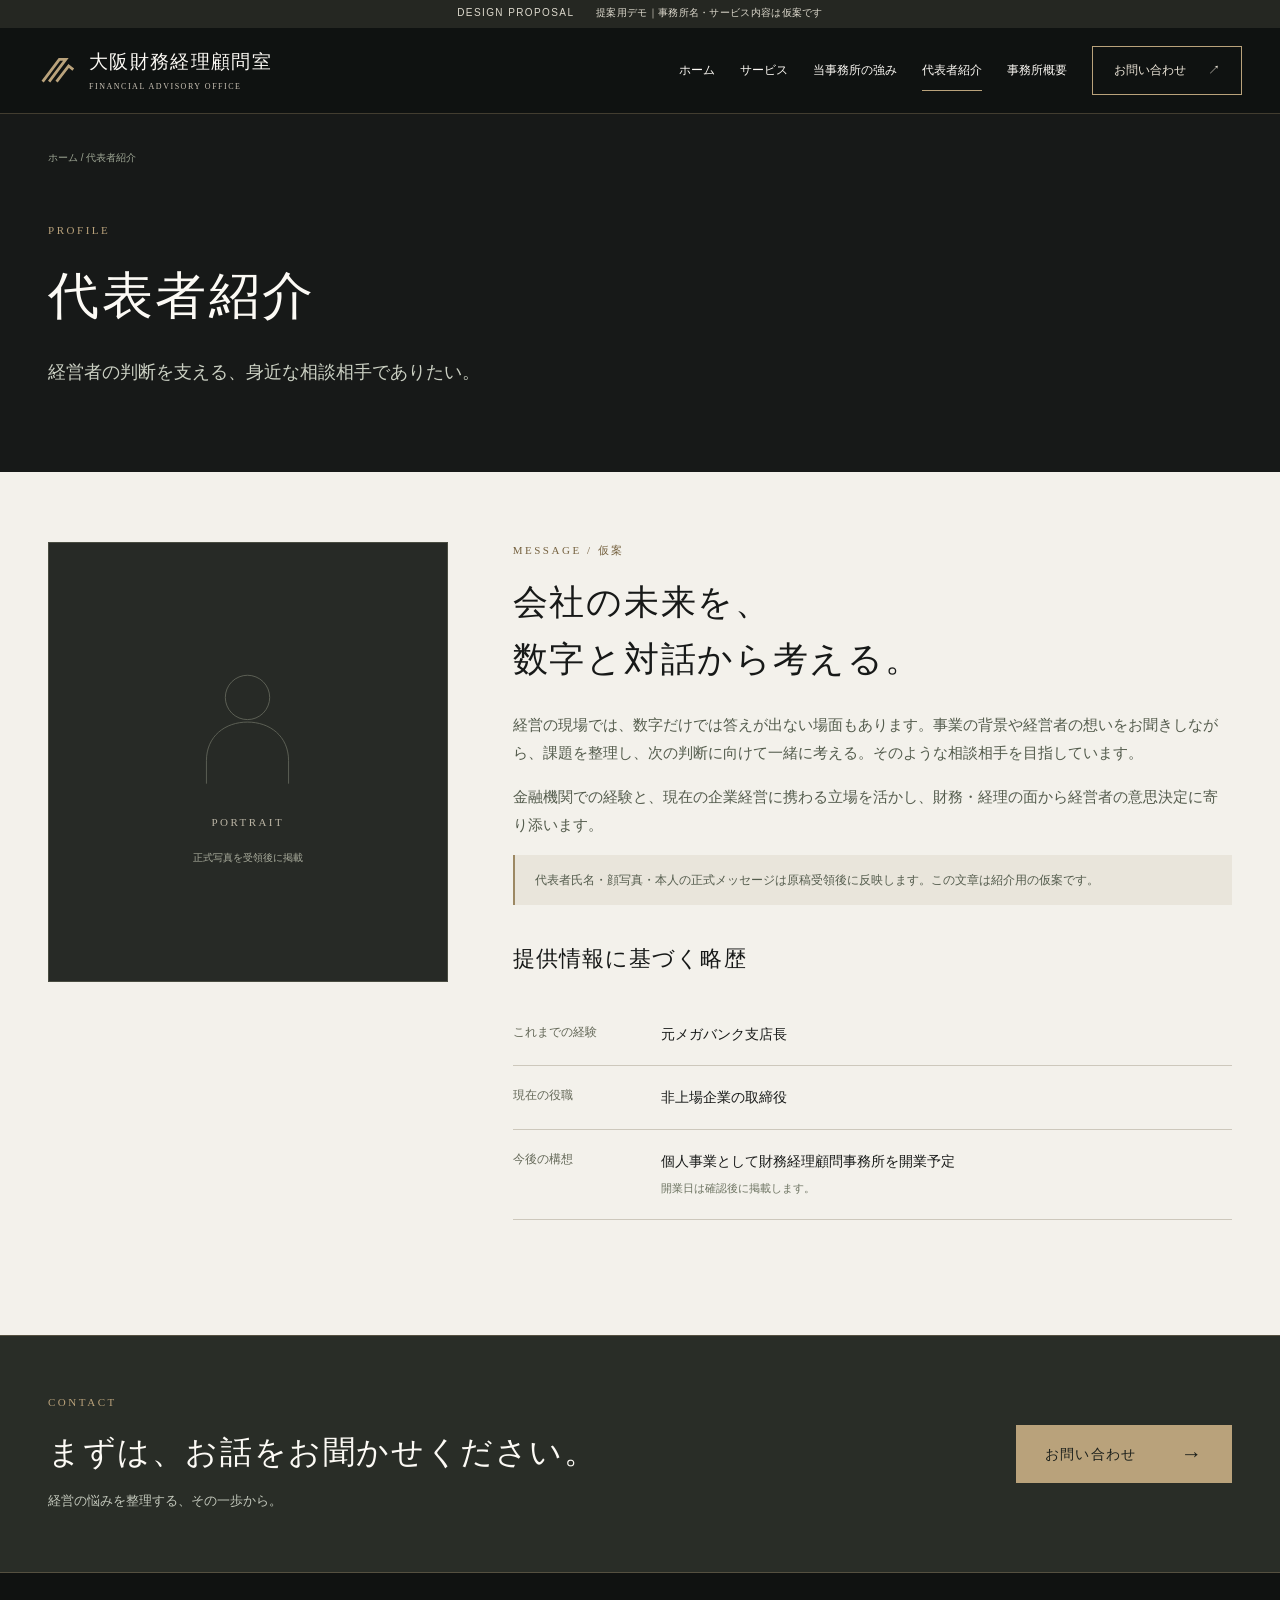
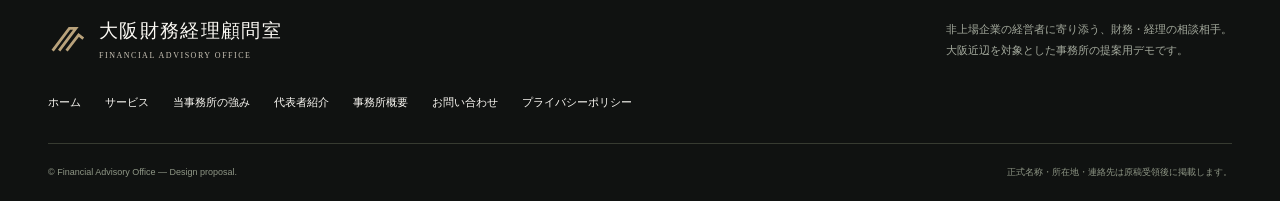
<file: profile.html>
<!doctype html><html lang="ja"><head><meta charset="UTF-8"><meta name="viewport" content="width=device-width, initial-scale=1, viewport-fit=cover"><title>代表者紹介｜大阪財務経理顧問室（仮称・デモ）</title><meta name="description" content="提供情報に基づく代表者経歴と、経営者に向けた紹介メッセージの仮案。氏名・正式写真は原稿待ちです。"><meta name="robots" content="noindex, nofollow"><meta name="theme-color" content="#171918"><meta property="og:type" content="website"><meta property="og:locale" content="ja_JP"><meta property="og:title" content="代表者紹介｜財務経理顧問事務所 提案用デモ"><meta property="og:description" content="提供情報に基づく代表者経歴と、経営者に向けた紹介メッセージの仮案。氏名・正式写真は原稿待ちです。"><meta property="og:image" content="https://kawase-creative.github.io/financial-advisor-demo/assets/ogp.jpg"><meta name="twitter:card" content="summary_large_image"><link rel="icon" href="assets/favicon.svg" type="image/svg+xml"><link rel="stylesheet" href="assets/style.css?v=20261011-2"><script src="assets/config.js" defer></script><script src="assets/app.js" defer></script></head><body><a class="skip" href="#main">本文へ移動</a><div class="demo-strip">DESIGN PROPOSAL <span>提案用デモ｜事務所名・サービス内容は仮案です</span></div><header class="site-header"><div class="header-inner"><a class="brand" href="index.html" aria-label="大阪財務経理顧問室（仮称）ホーム"><svg viewBox="0 0 42 42" aria-hidden="true"><path d="M5 33 23 9h7L12 33M20 33 33 16l5 4" fill="none" stroke="currentColor" stroke-width="3"/></svg><span>大阪財務経理顧問室<small>FINANCIAL ADVISORY OFFICE</small></span></a><button class="menu-toggle" aria-expanded="false" aria-controls="navigation" aria-label="メニューを開く"><i></i><i></i><span>MENU</span></button><nav id="navigation" aria-label="メインナビゲーション"><a href="index.html">ホーム</a><a href="services.html">サービス</a><a href="strengths.html">当事務所の強み</a><a href="profile.html" aria-current="page">代表者紹介</a><a href="office.html">事務所概要</a><a href="contact.html" class="nav-contact" data-contact>お問い合わせ <span aria-hidden="true">↗</span></a></nav></div></header><main id="main"><section class="page-intro"><div class="container"><p class="breadcrumb"><a href="index.html">ホーム</a> / 代表者紹介</p><p class="eyebrow">PROFILE</p><h1>代表者紹介</h1><p class="intro-lead">経営者の判断を支える、身近な相談相手でありたい。</p></div></section><section class="light page-content"><div class="container profile-page"><div class="portrait-placeholder tall" role="img" aria-label="代表者の正式写真掲載予定エリア"><svg viewBox="0 0 140 170" aria-hidden="true"><circle cx="70" cy="49" r="27"/><path d="M20 154v-28c0-30 23-47 50-47s50 17 50 47v28"/></svg><span>PORTRAIT</span><small>正式写真を受領後に掲載</small></div><div><p class="eyebrow">MESSAGE / 仮案</p><h2>会社の未来を、<br>数字と対話から考える。</h2><p>経営の現場では、数字だけでは答えが出ない場面もあります。事業の背景や経営者の想いをお聞きしながら、課題を整理し、次の判断に向けて一緒に考える。そのような相談相手を目指しています。</p><p>金融機関での経験と、現在の企業経営に携わる立場を活かし、財務・経理の面から経営者の意思決定に寄り添います。</p><p class="notice">代表者氏名・顔写真・本人の正式メッセージは原稿受領後に反映します。この文章は紹介用の仮案です。</p><h3>提供情報に基づく略歴</h3><dl class="details"><div><dt>これまでの経験</dt><dd>元メガバンク支店長</dd></div><div><dt>現在の役職</dt><dd>非上場企業の取締役</dd></div><div><dt>今後の構想</dt><dd>個人事業として財務経理顧問事務所を開業予定<br><small>開業日は確認後に掲載します。</small></dd></div></dl></div></div></section></main><section class="contact-band"><div class="container contact-band-inner" data-reveal><div><p class="eyebrow">CONTACT</p><h2>まずは、お話をお聞かせください。</h2><p>経営の悩みを整理する、その一歩から。</p></div><a class="button" href="contact.html" data-contact>お問い合わせ<span aria-hidden="true">→</span></a></div></section><footer><div class="container"><div class="footer-top"><a class="brand" href="index.html"><svg viewBox="0 0 42 42" aria-hidden="true"><path d="M5 33 23 9h7L12 33M20 33 33 16l5 4" fill="none" stroke="currentColor" stroke-width="3"/></svg><span>大阪財務経理顧問室<small>FINANCIAL ADVISORY OFFICE</small></span></a><p>非上場企業の経営者に寄り添う、財務・経理の相談相手。<br>大阪近辺を対象とした事務所の提案用デモです。</p></div><div class="footer-nav"><a href="index.html">ホーム</a><a href="services.html">サービス</a><a href="strengths.html">当事務所の強み</a><a href="profile.html" aria-current="page">代表者紹介</a><a href="office.html">事務所概要</a><a href="contact.html">お問い合わせ</a><a href="privacy.html">プライバシーポリシー</a></div><div class="footer-bottom"><small>© Financial Advisory Office — Design proposal.</small><small>正式名称・所在地・連絡先は原稿受領後に掲載します。</small></div></div></footer><dialog class="contact-dialog" aria-labelledby="dialog-title"><button class="dialog-close" aria-label="お問い合わせを閉じる">×</button><div class="dialog-inner"><p class="eyebrow">CONTACT</p><h2 id="dialog-title">お問い合わせ</h2><p class="dialog-lead">ご相談の概要をお聞かせください。</p><form class="contact-form" novalidate data-form>
<div class="form-grid"><div class="field"><label for="name-modal">お名前 <span>必須</span></label><input id="name-modal" name="name" autocomplete="name" required maxlength="80" placeholder="例：山田 太郎" aria-describedby="name-error-modal"><p class="field-error" id="name-error-modal"></p></div>
<div class="field"><label for="phone-modal">電話番号 <span>必須</span></label><input id="phone-modal" name="phone" type="tel" autocomplete="tel" inputmode="tel" required maxlength="30" placeholder="例：090-1234-5678" aria-describedby="phone-error-modal"><p class="field-error" id="phone-error-modal"></p></div>
<div class="field full"><label for="email-modal">メールアドレス <span>必須</span></label><input id="email-modal" name="email" type="email" autocomplete="email" required maxlength="254" placeholder="例：name@example.com" aria-describedby="email-error-modal"><p class="field-error" id="email-error-modal"></p></div>
<div class="field full"><label for="category-modal">お問い合わせカテゴリ <span>必須</span></label><select id="category-modal" name="category" required aria-describedby="category-error-modal"><option value="">選択してください</option><option>財務顧問について</option><option>経理支援について</option><option>資金繰りについて</option><option>経営相談について</option><option>その他</option></select><p class="field-error" id="category-error-modal"></p></div>
<div class="field full"><label for="message-modal">お問い合わせ内容 <span class="optional">任意</span></label><textarea id="message-modal" name="message" rows="4" maxlength="2000" placeholder="ご相談の概要をお聞かせください。"></textarea><small>デモのため、実際の個人情報・機密情報は入力しないでください。</small></div></div>
<p class="form-note">このフォームは提案用デモです。送信先は <code>contact@example.invalid</code>（ダミー）です。ボタンを押すとメールアプリに入力内容を引き継ぎます。実際のメール送信は行われず、送信完了も保証されません。</p><p class="privacy-note"><a href="privacy.html">プライバシーポリシー（仮案）</a>をご確認ください。</p>
<button class="button" type="submit">メールアプリで開く<span aria-hidden="true">↗</span></button><p class="form-status" role="status" aria-live="polite"></p><a class="mailto-fallback" hidden>メールアプリをもう一度開く ↗</a><noscript><p>メール本文への引き継ぎにはJavaScriptが必要です。ブラウザの設定を有効にしてください。</p></noscript></form></div></dialog></body></html>
</file>
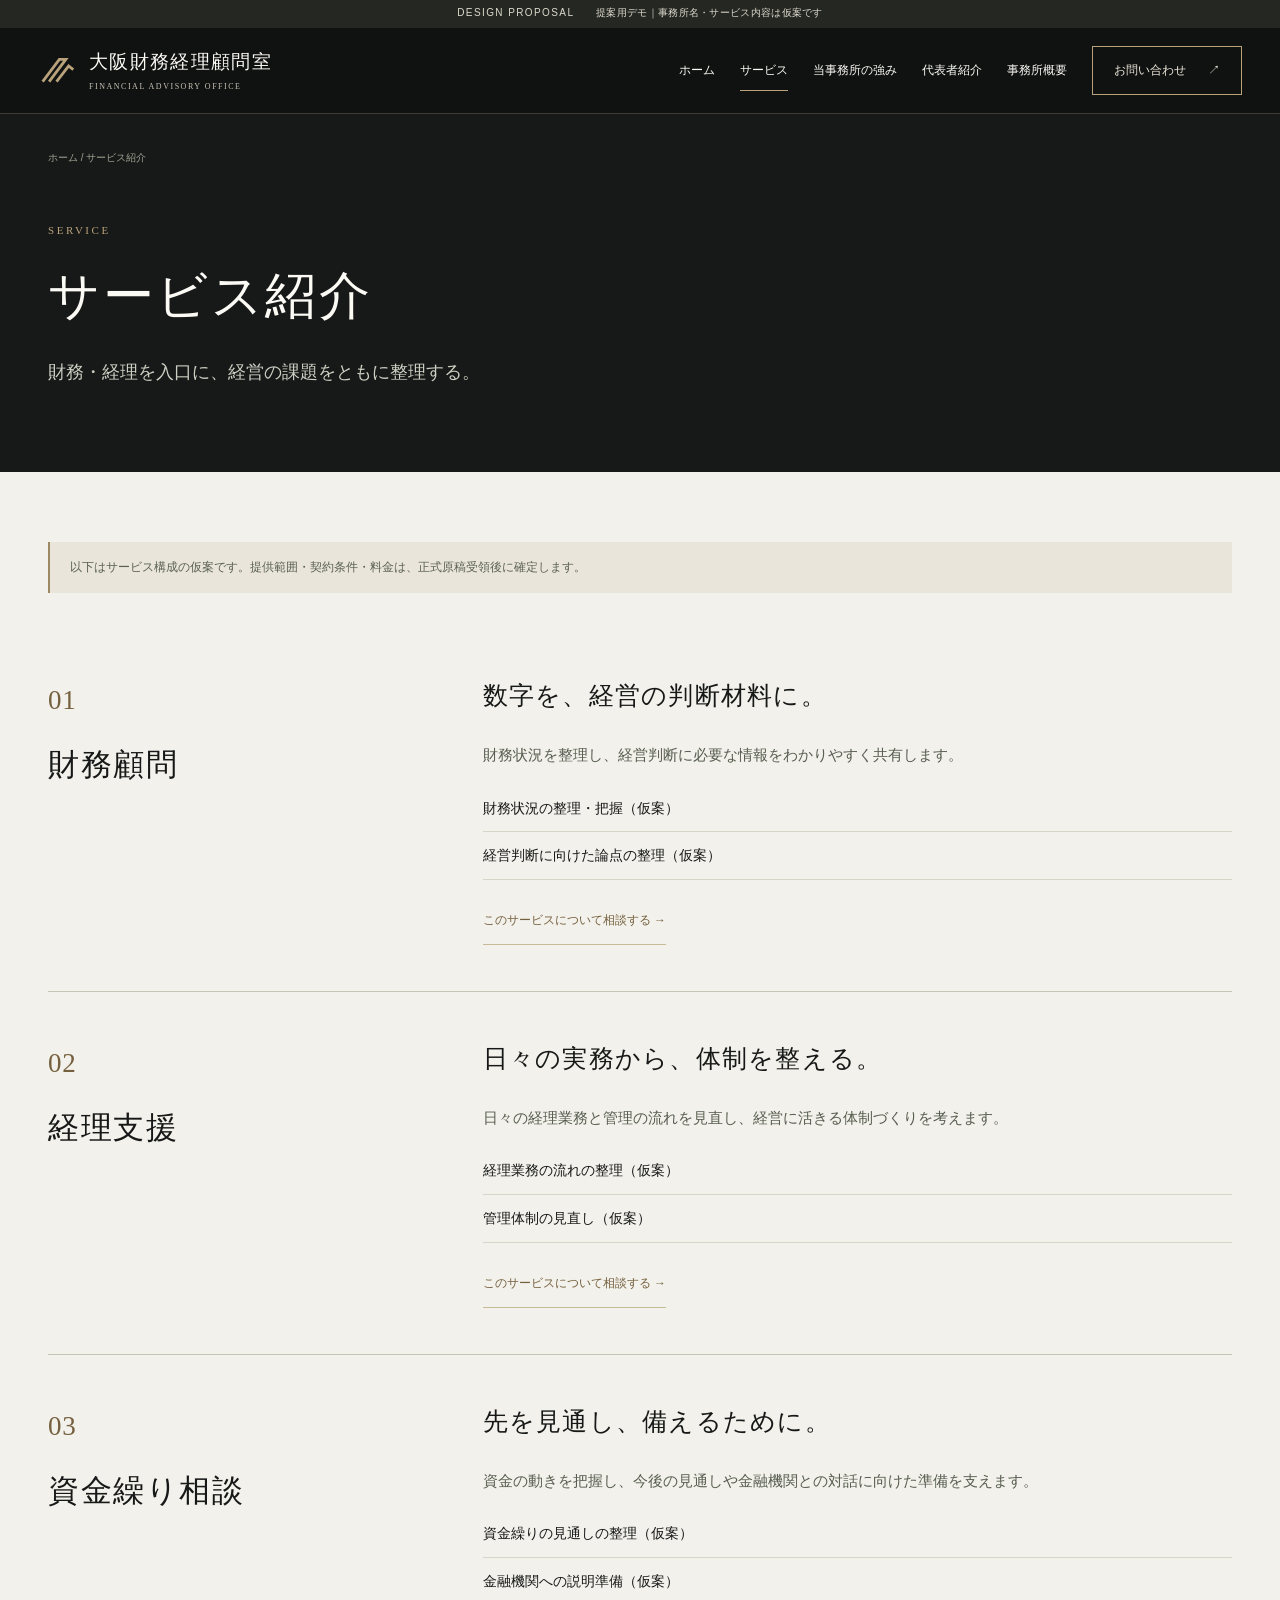
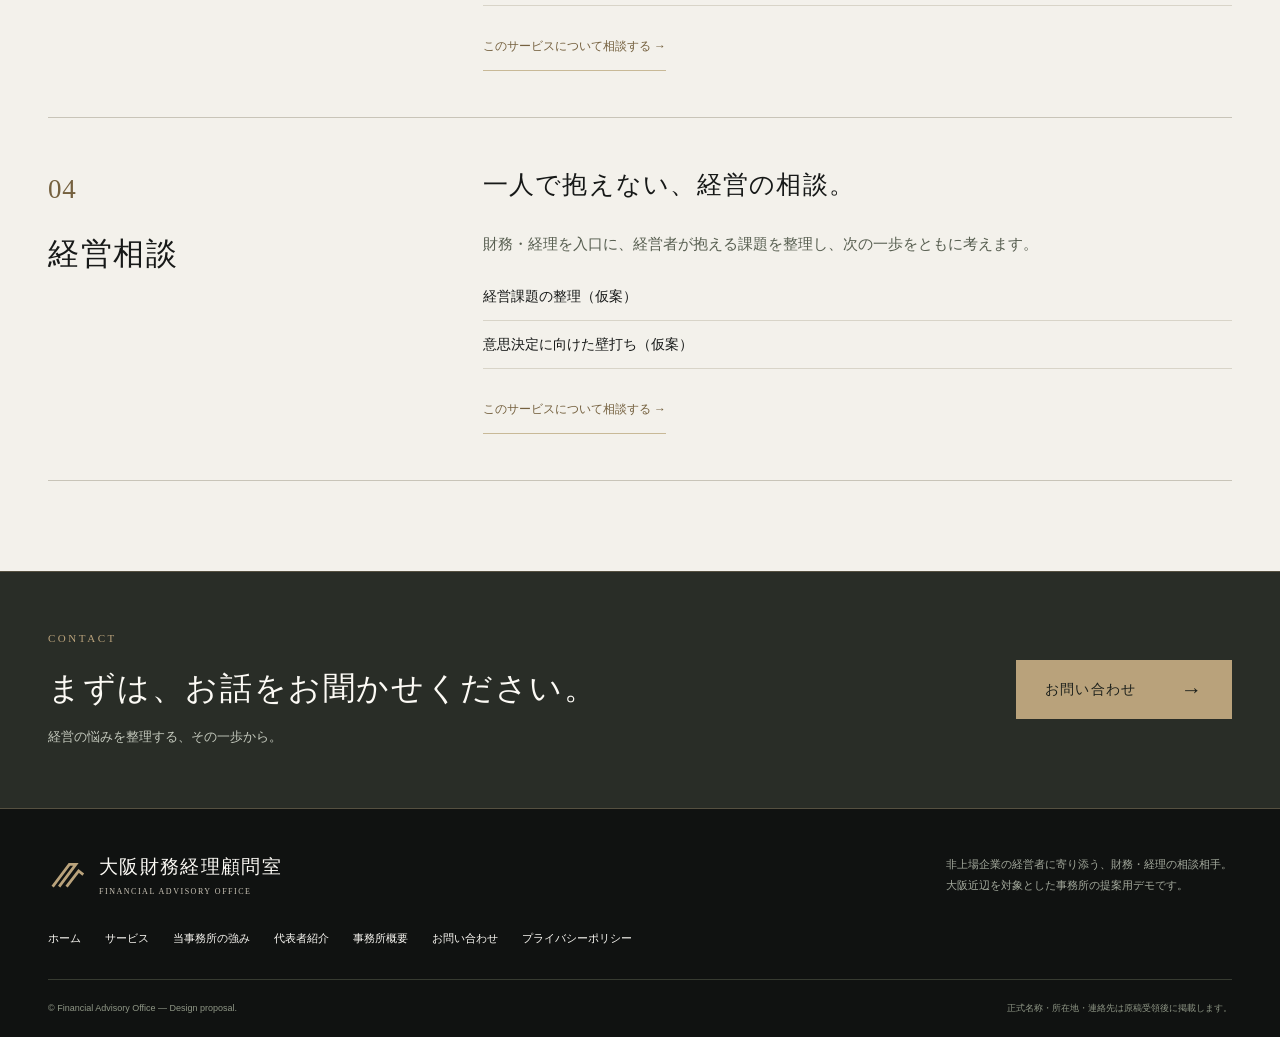
<file: services.html>
<!doctype html><html lang="ja"><head><meta charset="UTF-8"><meta name="viewport" content="width=device-width, initial-scale=1, viewport-fit=cover"><title>サービス紹介｜大阪財務経理顧問室（仮称・デモ）</title><meta name="description" content="財務顧問・経理支援・資金繰り相談・経営相談のサービス構成の仮案をご紹介します。"><meta name="robots" content="noindex, nofollow"><meta name="theme-color" content="#171918"><meta property="og:type" content="website"><meta property="og:locale" content="ja_JP"><meta property="og:title" content="サービス紹介｜財務経理顧問事務所 提案用デモ"><meta property="og:description" content="財務顧問・経理支援・資金繰り相談・経営相談のサービス構成の仮案をご紹介します。"><meta property="og:image" content="https://kawase-creative.github.io/financial-advisor-demo/assets/ogp.jpg"><meta name="twitter:card" content="summary_large_image"><link rel="icon" href="assets/favicon.svg" type="image/svg+xml"><link rel="stylesheet" href="assets/style.css?v=20261011-2"><script src="assets/config.js" defer></script><script src="assets/app.js" defer></script></head><body><a class="skip" href="#main">本文へ移動</a><div class="demo-strip">DESIGN PROPOSAL <span>提案用デモ｜事務所名・サービス内容は仮案です</span></div><header class="site-header"><div class="header-inner"><a class="brand" href="index.html" aria-label="大阪財務経理顧問室（仮称）ホーム"><svg viewBox="0 0 42 42" aria-hidden="true"><path d="M5 33 23 9h7L12 33M20 33 33 16l5 4" fill="none" stroke="currentColor" stroke-width="3"/></svg><span>大阪財務経理顧問室<small>FINANCIAL ADVISORY OFFICE</small></span></a><button class="menu-toggle" aria-expanded="false" aria-controls="navigation" aria-label="メニューを開く"><i></i><i></i><span>MENU</span></button><nav id="navigation" aria-label="メインナビゲーション"><a href="index.html">ホーム</a><a href="services.html" aria-current="page">サービス</a><a href="strengths.html">当事務所の強み</a><a href="profile.html">代表者紹介</a><a href="office.html">事務所概要</a><a href="contact.html" class="nav-contact" data-contact>お問い合わせ <span aria-hidden="true">↗</span></a></nav></div></header><main id="main"><section class="page-intro"><div class="container"><p class="breadcrumb"><a href="index.html">ホーム</a> / サービス紹介</p><p class="eyebrow">SERVICE</p><h1>サービス紹介</h1><p class="intro-lead">財務・経理を入口に、経営の課題をともに整理する。</p></div></section><section class="light page-content"><div class="container"><p class="notice">以下はサービス構成の仮案です。提供範囲・契約条件・料金は、正式原稿受領後に確定します。</p><article class="service-detail" id="financial" data-reveal><div><span class="big-number">01</span><h2>財務顧問</h2></div><div><h3>数字を、経営の判断材料に。</h3><p>財務状況を整理し、経営判断に必要な情報をわかりやすく共有します。</p><ul class="plain-list"><li>財務状況の整理・把握（仮案）</li><li>経営判断に向けた論点の整理（仮案）</li></ul><a class="text-link dark-link" href="contact.html" data-contact>このサービスについて相談する →</a></div></article><article class="service-detail" id="accounting" data-reveal><div><span class="big-number">02</span><h2>経理支援</h2></div><div><h3>日々の実務から、体制を整える。</h3><p>日々の経理業務と管理の流れを見直し、経営に活きる体制づくりを考えます。</p><ul class="plain-list"><li>経理業務の流れの整理（仮案）</li><li>管理体制の見直し（仮案）</li></ul><a class="text-link dark-link" href="contact.html" data-contact>このサービスについて相談する →</a></div></article><article class="service-detail" id="cashflow" data-reveal><div><span class="big-number">03</span><h2>資金繰り相談</h2></div><div><h3>先を見通し、備えるために。</h3><p>資金の動きを把握し、今後の見通しや金融機関との対話に向けた準備を支えます。</p><ul class="plain-list"><li>資金繰りの見通しの整理（仮案）</li><li>金融機関への説明準備（仮案）</li></ul><a class="text-link dark-link" href="contact.html" data-contact>このサービスについて相談する →</a></div></article><article class="service-detail" id="management" data-reveal><div><span class="big-number">04</span><h2>経営相談</h2></div><div><h3>一人で抱えない、経営の相談。</h3><p>財務・経理を入口に、経営者が抱える課題を整理し、次の一歩をともに考えます。</p><ul class="plain-list"><li>経営課題の整理（仮案）</li><li>意思決定に向けた壁打ち（仮案）</li></ul><a class="text-link dark-link" href="contact.html" data-contact>このサービスについて相談する →</a></div></article></div></section></main><section class="contact-band"><div class="container contact-band-inner" data-reveal><div><p class="eyebrow">CONTACT</p><h2>まずは、お話をお聞かせください。</h2><p>経営の悩みを整理する、その一歩から。</p></div><a class="button" href="contact.html" data-contact>お問い合わせ<span aria-hidden="true">→</span></a></div></section><footer><div class="container"><div class="footer-top"><a class="brand" href="index.html"><svg viewBox="0 0 42 42" aria-hidden="true"><path d="M5 33 23 9h7L12 33M20 33 33 16l5 4" fill="none" stroke="currentColor" stroke-width="3"/></svg><span>大阪財務経理顧問室<small>FINANCIAL ADVISORY OFFICE</small></span></a><p>非上場企業の経営者に寄り添う、財務・経理の相談相手。<br>大阪近辺を対象とした事務所の提案用デモです。</p></div><div class="footer-nav"><a href="index.html">ホーム</a><a href="services.html" aria-current="page">サービス</a><a href="strengths.html">当事務所の強み</a><a href="profile.html">代表者紹介</a><a href="office.html">事務所概要</a><a href="contact.html">お問い合わせ</a><a href="privacy.html">プライバシーポリシー</a></div><div class="footer-bottom"><small>© Financial Advisory Office — Design proposal.</small><small>正式名称・所在地・連絡先は原稿受領後に掲載します。</small></div></div></footer><dialog class="contact-dialog" aria-labelledby="dialog-title"><button class="dialog-close" aria-label="お問い合わせを閉じる">×</button><div class="dialog-inner"><p class="eyebrow">CONTACT</p><h2 id="dialog-title">お問い合わせ</h2><p class="dialog-lead">ご相談の概要をお聞かせください。</p><form class="contact-form" novalidate data-form>
<div class="form-grid"><div class="field"><label for="name-modal">お名前 <span>必須</span></label><input id="name-modal" name="name" autocomplete="name" required maxlength="80" placeholder="例：山田 太郎" aria-describedby="name-error-modal"><p class="field-error" id="name-error-modal"></p></div>
<div class="field"><label for="phone-modal">電話番号 <span>必須</span></label><input id="phone-modal" name="phone" type="tel" autocomplete="tel" inputmode="tel" required maxlength="30" placeholder="例：090-1234-5678" aria-describedby="phone-error-modal"><p class="field-error" id="phone-error-modal"></p></div>
<div class="field full"><label for="email-modal">メールアドレス <span>必須</span></label><input id="email-modal" name="email" type="email" autocomplete="email" required maxlength="254" placeholder="例：name@example.com" aria-describedby="email-error-modal"><p class="field-error" id="email-error-modal"></p></div>
<div class="field full"><label for="category-modal">お問い合わせカテゴリ <span>必須</span></label><select id="category-modal" name="category" required aria-describedby="category-error-modal"><option value="">選択してください</option><option>財務顧問について</option><option>経理支援について</option><option>資金繰りについて</option><option>経営相談について</option><option>その他</option></select><p class="field-error" id="category-error-modal"></p></div>
<div class="field full"><label for="message-modal">お問い合わせ内容 <span class="optional">任意</span></label><textarea id="message-modal" name="message" rows="4" maxlength="2000" placeholder="ご相談の概要をお聞かせください。"></textarea><small>デモのため、実際の個人情報・機密情報は入力しないでください。</small></div></div>
<p class="form-note">このフォームは提案用デモです。送信先は <code>contact@example.invalid</code>（ダミー）です。ボタンを押すとメールアプリに入力内容を引き継ぎます。実際のメール送信は行われず、送信完了も保証されません。</p><p class="privacy-note"><a href="privacy.html">プライバシーポリシー（仮案）</a>をご確認ください。</p>
<button class="button" type="submit">メールアプリで開く<span aria-hidden="true">↗</span></button><p class="form-status" role="status" aria-live="polite"></p><a class="mailto-fallback" hidden>メールアプリをもう一度開く ↗</a><noscript><p>メール本文への引き継ぎにはJavaScriptが必要です。ブラウザの設定を有効にしてください。</p></noscript></form></div></dialog></body></html>
</file>
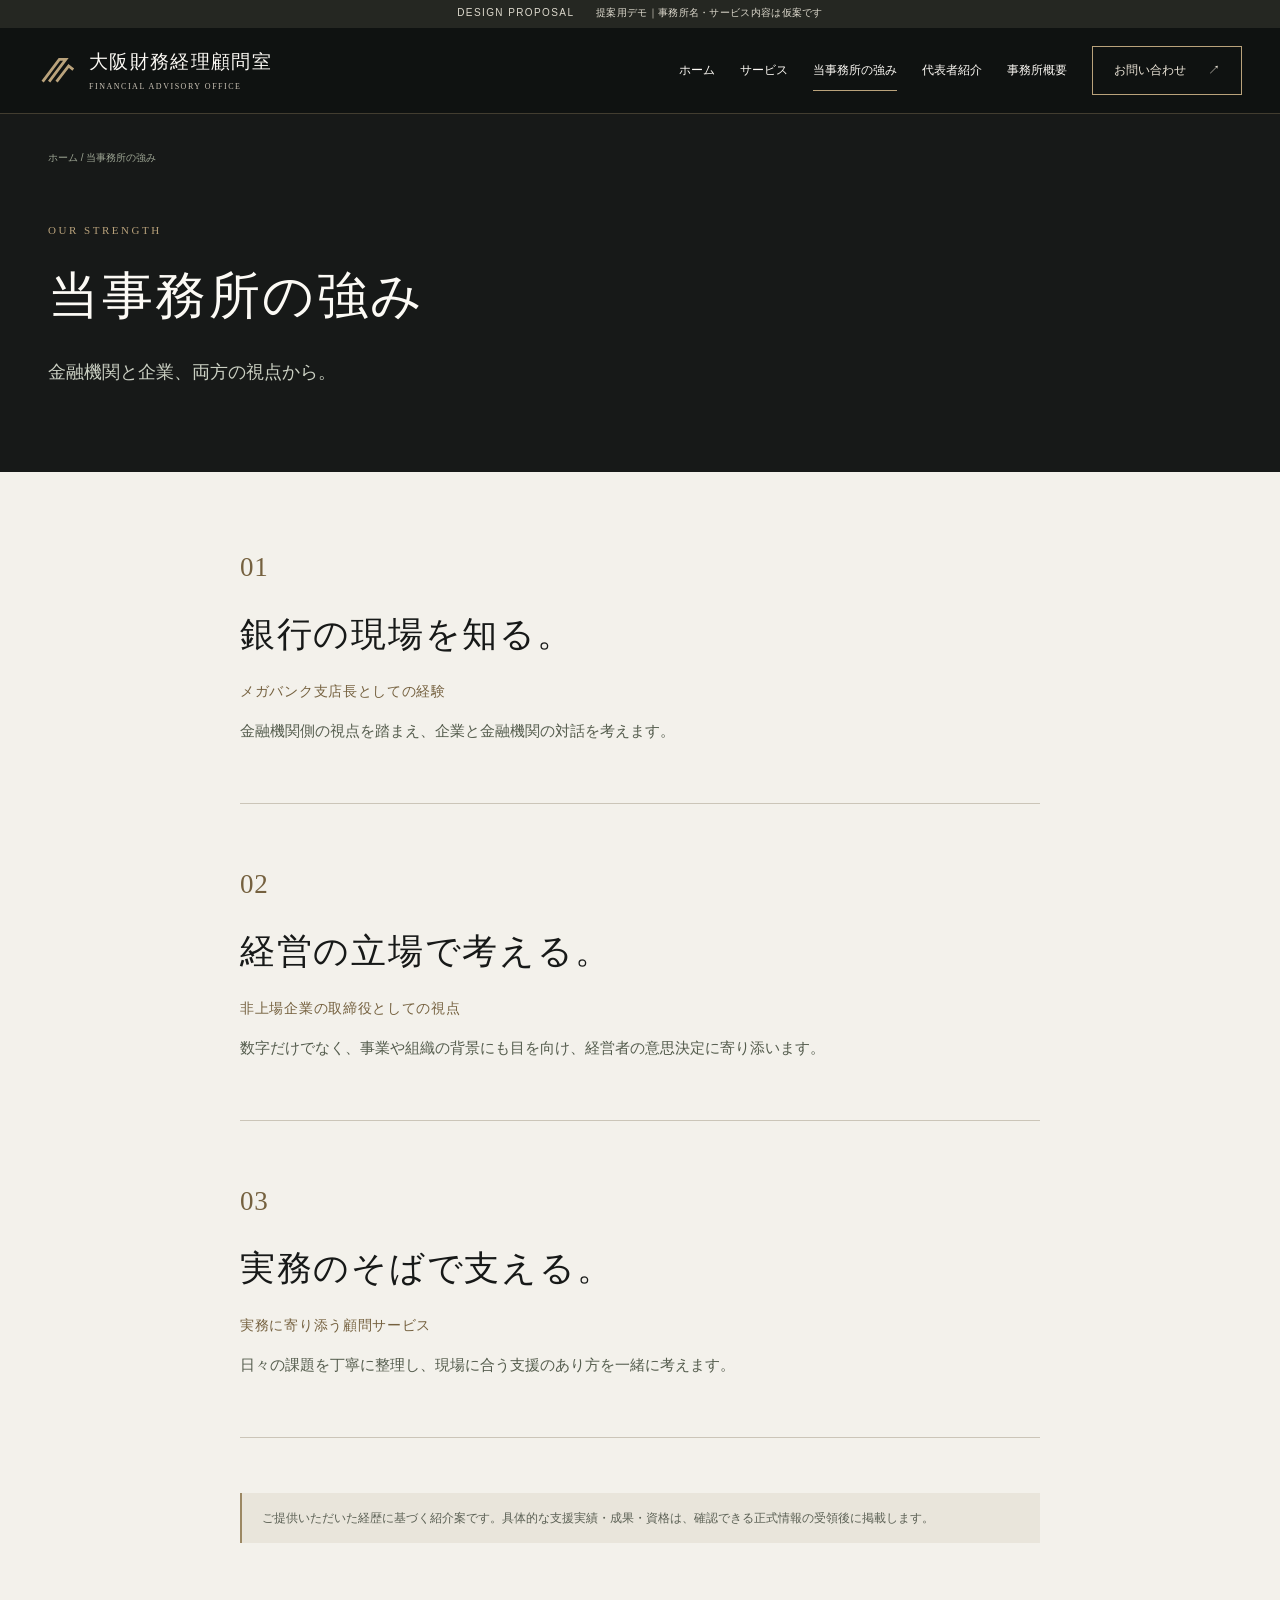
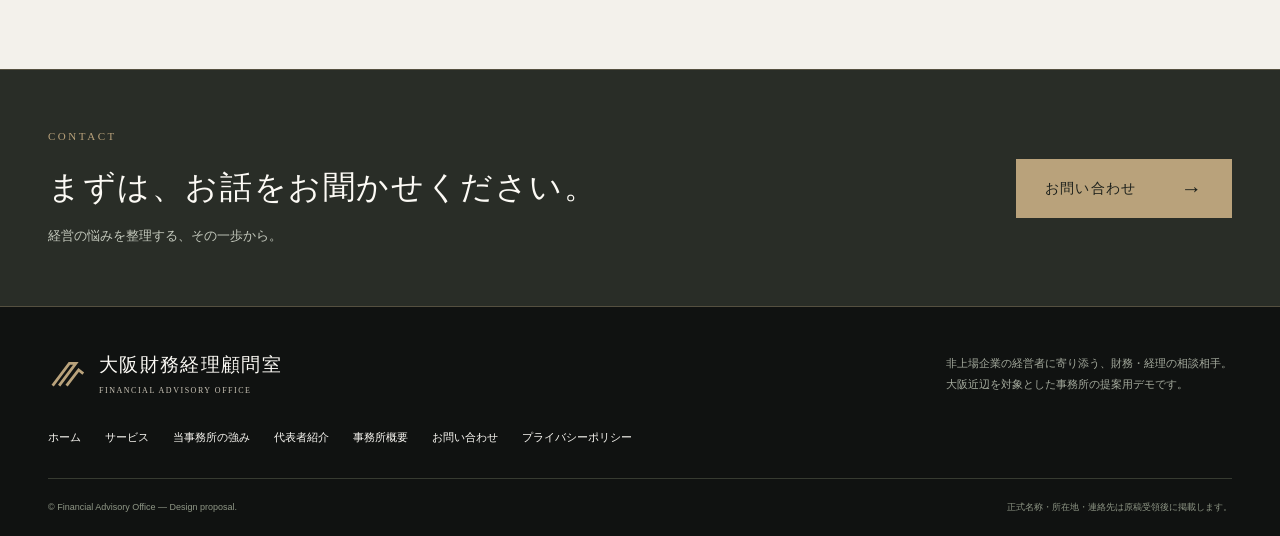
<file: strengths.html>
<!doctype html><html lang="ja"><head><meta charset="UTF-8"><meta name="viewport" content="width=device-width, initial-scale=1, viewport-fit=cover"><title>当事務所の強み｜大阪財務経理顧問室（仮称・デモ）</title><meta name="description" content="元メガバンク支店長の経験と、非上場企業の取締役としての視点に基づく強みの紹介案です。"><meta name="robots" content="noindex, nofollow"><meta name="theme-color" content="#171918"><meta property="og:type" content="website"><meta property="og:locale" content="ja_JP"><meta property="og:title" content="当事務所の強み｜財務経理顧問事務所 提案用デモ"><meta property="og:description" content="元メガバンク支店長の経験と、非上場企業の取締役としての視点に基づく強みの紹介案です。"><meta property="og:image" content="https://kawase-creative.github.io/financial-advisor-demo/assets/ogp.jpg"><meta name="twitter:card" content="summary_large_image"><link rel="icon" href="assets/favicon.svg" type="image/svg+xml"><link rel="stylesheet" href="assets/style.css?v=20261011-2"><script src="assets/config.js" defer></script><script src="assets/app.js" defer></script></head><body><a class="skip" href="#main">本文へ移動</a><div class="demo-strip">DESIGN PROPOSAL <span>提案用デモ｜事務所名・サービス内容は仮案です</span></div><header class="site-header"><div class="header-inner"><a class="brand" href="index.html" aria-label="大阪財務経理顧問室（仮称）ホーム"><svg viewBox="0 0 42 42" aria-hidden="true"><path d="M5 33 23 9h7L12 33M20 33 33 16l5 4" fill="none" stroke="currentColor" stroke-width="3"/></svg><span>大阪財務経理顧問室<small>FINANCIAL ADVISORY OFFICE</small></span></a><button class="menu-toggle" aria-expanded="false" aria-controls="navigation" aria-label="メニューを開く"><i></i><i></i><span>MENU</span></button><nav id="navigation" aria-label="メインナビゲーション"><a href="index.html">ホーム</a><a href="services.html">サービス</a><a href="strengths.html" aria-current="page">当事務所の強み</a><a href="profile.html">代表者紹介</a><a href="office.html">事務所概要</a><a href="contact.html" class="nav-contact" data-contact>お問い合わせ <span aria-hidden="true">↗</span></a></nav></div></header><main id="main"><section class="page-intro"><div class="container"><p class="breadcrumb"><a href="index.html">ホーム</a> / 当事務所の強み</p><p class="eyebrow">OUR STRENGTH</p><h1>当事務所の強み</h1><p class="intro-lead">金融機関と企業、両方の視点から。</p></div></section><section class="light page-content"><div class="container narrow"><article class="editorial-block" data-reveal><span class="big-number">01</span><h2>銀行の現場を知る。</h2><h3>メガバンク支店長としての経験</h3><p>金融機関側の視点を踏まえ、企業と金融機関の対話を考えます。</p></article><article class="editorial-block" data-reveal><span class="big-number">02</span><h2>経営の立場で考える。</h2><h3>非上場企業の取締役としての視点</h3><p>数字だけでなく、事業や組織の背景にも目を向け、経営者の意思決定に寄り添います。</p></article><article class="editorial-block" data-reveal><span class="big-number">03</span><h2>実務のそばで支える。</h2><h3>実務に寄り添う顧問サービス</h3><p>日々の課題を丁寧に整理し、現場に合う支援のあり方を一緒に考えます。</p></article><p class="notice">ご提供いただいた経歴に基づく紹介案です。具体的な支援実績・成果・資格は、確認できる正式情報の受領後に掲載します。</p></div></section></main><section class="contact-band"><div class="container contact-band-inner" data-reveal><div><p class="eyebrow">CONTACT</p><h2>まずは、お話をお聞かせください。</h2><p>経営の悩みを整理する、その一歩から。</p></div><a class="button" href="contact.html" data-contact>お問い合わせ<span aria-hidden="true">→</span></a></div></section><footer><div class="container"><div class="footer-top"><a class="brand" href="index.html"><svg viewBox="0 0 42 42" aria-hidden="true"><path d="M5 33 23 9h7L12 33M20 33 33 16l5 4" fill="none" stroke="currentColor" stroke-width="3"/></svg><span>大阪財務経理顧問室<small>FINANCIAL ADVISORY OFFICE</small></span></a><p>非上場企業の経営者に寄り添う、財務・経理の相談相手。<br>大阪近辺を対象とした事務所の提案用デモです。</p></div><div class="footer-nav"><a href="index.html">ホーム</a><a href="services.html">サービス</a><a href="strengths.html" aria-current="page">当事務所の強み</a><a href="profile.html">代表者紹介</a><a href="office.html">事務所概要</a><a href="contact.html">お問い合わせ</a><a href="privacy.html">プライバシーポリシー</a></div><div class="footer-bottom"><small>© Financial Advisory Office — Design proposal.</small><small>正式名称・所在地・連絡先は原稿受領後に掲載します。</small></div></div></footer><dialog class="contact-dialog" aria-labelledby="dialog-title"><button class="dialog-close" aria-label="お問い合わせを閉じる">×</button><div class="dialog-inner"><p class="eyebrow">CONTACT</p><h2 id="dialog-title">お問い合わせ</h2><p class="dialog-lead">ご相談の概要をお聞かせください。</p><form class="contact-form" novalidate data-form>
<div class="form-grid"><div class="field"><label for="name-modal">お名前 <span>必須</span></label><input id="name-modal" name="name" autocomplete="name" required maxlength="80" placeholder="例：山田 太郎" aria-describedby="name-error-modal"><p class="field-error" id="name-error-modal"></p></div>
<div class="field"><label for="phone-modal">電話番号 <span>必須</span></label><input id="phone-modal" name="phone" type="tel" autocomplete="tel" inputmode="tel" required maxlength="30" placeholder="例：090-1234-5678" aria-describedby="phone-error-modal"><p class="field-error" id="phone-error-modal"></p></div>
<div class="field full"><label for="email-modal">メールアドレス <span>必須</span></label><input id="email-modal" name="email" type="email" autocomplete="email" required maxlength="254" placeholder="例：name@example.com" aria-describedby="email-error-modal"><p class="field-error" id="email-error-modal"></p></div>
<div class="field full"><label for="category-modal">お問い合わせカテゴリ <span>必須</span></label><select id="category-modal" name="category" required aria-describedby="category-error-modal"><option value="">選択してください</option><option>財務顧問について</option><option>経理支援について</option><option>資金繰りについて</option><option>経営相談について</option><option>その他</option></select><p class="field-error" id="category-error-modal"></p></div>
<div class="field full"><label for="message-modal">お問い合わせ内容 <span class="optional">任意</span></label><textarea id="message-modal" name="message" rows="4" maxlength="2000" placeholder="ご相談の概要をお聞かせください。"></textarea><small>デモのため、実際の個人情報・機密情報は入力しないでください。</small></div></div>
<p class="form-note">このフォームは提案用デモです。送信先は <code>contact@example.invalid</code>（ダミー）です。ボタンを押すとメールアプリに入力内容を引き継ぎます。実際のメール送信は行われず、送信完了も保証されません。</p><p class="privacy-note"><a href="privacy.html">プライバシーポリシー（仮案）</a>をご確認ください。</p>
<button class="button" type="submit">メールアプリで開く<span aria-hidden="true">↗</span></button><p class="form-status" role="status" aria-live="polite"></p><a class="mailto-fallback" hidden>メールアプリをもう一度開く ↗</a><noscript><p>メール本文への引き継ぎにはJavaScriptが必要です。ブラウザの設定を有効にしてください。</p></noscript></form></div></dialog></body></html>
</file>
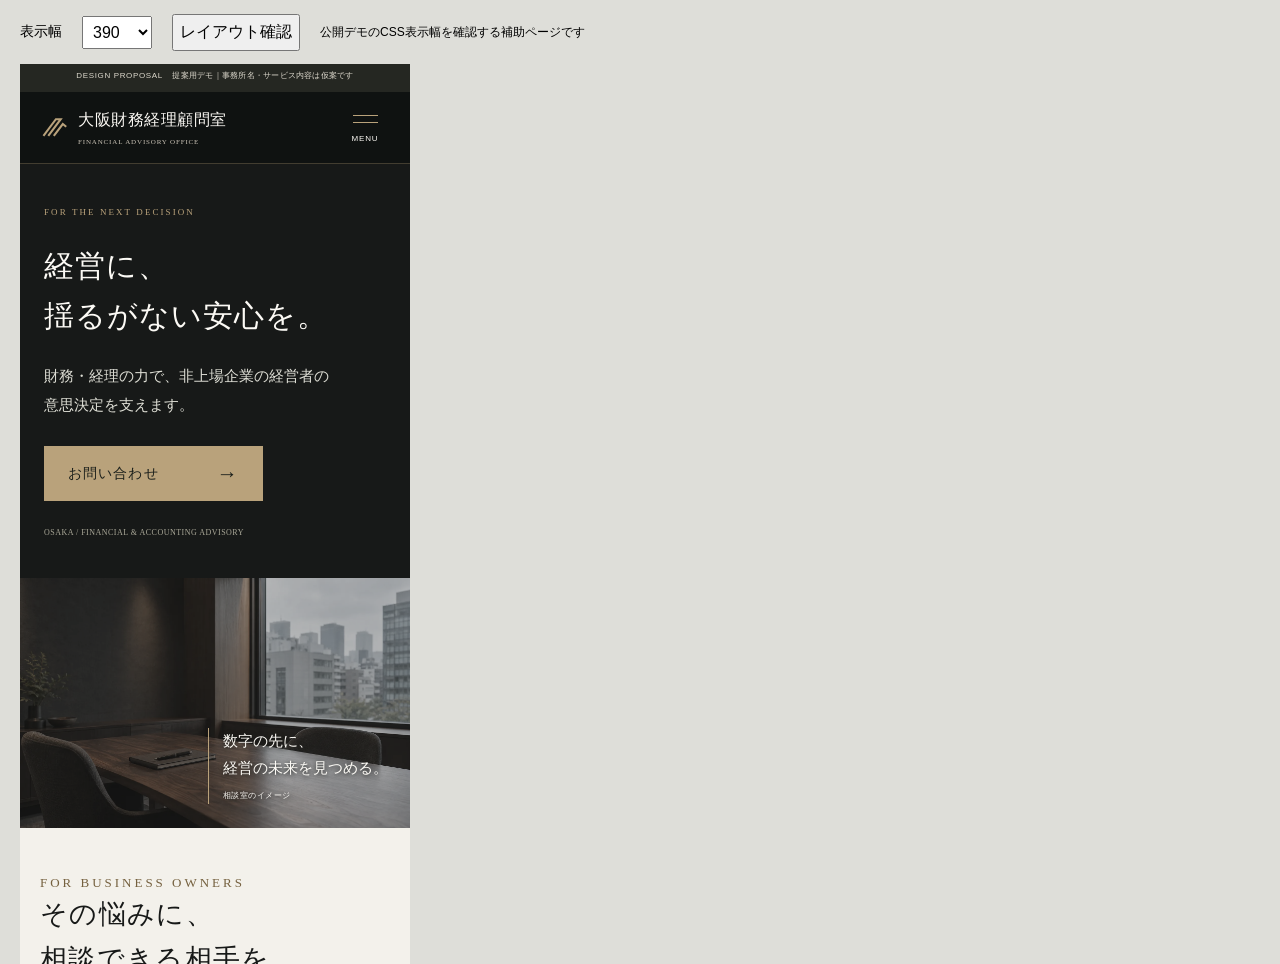
<file: review/viewport.html>
<!doctype html><html lang="ja"><head><meta charset="utf-8"><meta name="viewport" content="width=device-width,initial-scale=1"><meta name="robots" content="noindex,nofollow"><title>公開デモの表示幅確認</title><style>body{margin:0;background:#deded9;font-family:sans-serif}header{height:64px;padding:10px 20px;box-sizing:border-box;display:flex;align-items:center;gap:20px}label{font-size:14px}select,button{font-size:16px;padding:6px}iframe{display:block;border:0;margin-left:20px;background:white;width:390px;height:900px}#result{font-size:12px}</style></head><body><header><label for="width">表示幅</label><select id="width"><option>320</option><option>375</option><option selected>390</option><option>430</option><option>768</option><option>1024</option><option>1440</option></select><button id="measure">レイアウト確認</button><span id="result">公開デモのCSS表示幅を確認する補助ページです</span></header><iframe title="サイト表示" src="../index.html?v=20261011-2"></iframe><script>const frame=document.querySelector('iframe');document.querySelector('select').addEventListener('change',e=>{frame.style.width=e.target.value+'px';});document.querySelector('button').addEventListener('click',()=>{const d=frame.contentDocument;const w=frame.contentWindow;document.querySelector('#result').textContent=JSON.stringify({width:w.innerWidth,documentWidth:d.documentElement.scrollWidth,overflow:d.documentElement.scrollWidth>w.innerWidth,headingOverflow:[...d.querySelectorAll('h1,h2,h3')].filter(e=>e.scrollWidth>e.clientWidth+1).length});});</script></body></html>
</file>
<file: assets/style.css>
:root{--ink:#171918;--deep:#101211;--paper:#f3f1eb;--white:#fcfaf5;--gold:#b9a27b;--gold-dark:#75613f;--muted:#bbbcb5;--line:rgba(185,162,123,.3);--serif:'Yu Mincho','Hiragino Mincho ProN','Noto Serif JP',Georgia,serif;--sans:-apple-system,BlinkMacSystemFont,'Hiragino Kaku Gothic ProN','Yu Gothic',Meiryo,sans-serif;--wrap:1240px}*{box-sizing:border-box}html{scroll-behavior:smooth;scroll-padding-top:110px}body{margin:0;background:var(--ink);color:var(--white);font-family:var(--sans);font-size:15px;line-height:1.9;-webkit-text-size-adjust:100%}body.modal-open{overflow:hidden}a{color:inherit;text-decoration:none}button,input,select,textarea{font:inherit}button,a,input,select,textarea{-webkit-tap-highlight-color:transparent}button{cursor:pointer}img{display:block;max-width:100%;height:auto}svg{display:block}h1,h2,h3,p{margin-top:0}h1,h2,h3{font-family:var(--serif);font-weight:500;line-height:1.65;letter-spacing:.05em;word-break:normal;overflow-wrap:anywhere;line-break:strict}h2{font-size:clamp(25px,2.7vw,36px);margin-bottom:22px}h3{font-size:clamp(21px,1.8vw,25px)}p{overflow-wrap:anywhere;line-break:strict}a:focus-visible,button:focus-visible{outline:2px solid var(--gold);outline-offset:6px}input:focus-visible,select:focus-visible,textarea:focus-visible{outline:2px solid var(--gold-dark);outline-offset:2px}.container{width:min(var(--wrap),calc(100% - 96px));margin-inline:auto}.narrow{max-width:800px}.demo-strip{height:auto;min-height:28px;background:#252722;padding:3px 24px;text-align:center;color:#ddd9cd;font-size:10px;letter-spacing:.14em}.demo-strip span{margin-left:18px;letter-spacing:.03em}.site-header{position:sticky;top:0;z-index:20;background:rgba(16,18,17,.96);border-bottom:1px solid var(--line)}.header-inner{max-width:1480px;margin:auto;padding:18px 38px;display:flex;align-items:center;justify-content:space-between;gap:24px}.brand{display:inline-flex;gap:12px;align-items:center;flex-shrink:0;font-family:var(--serif);font-size:19px;line-height:1.5;letter-spacing:.07em}.brand svg{width:39px;color:var(--gold)}.brand small{display:block;margin-top:5px;font-family:Georgia,serif;font-size:8px;letter-spacing:.19em;color:#cbc5b8}nav{display:flex;gap:25px;align-items:center;font-size:12px;white-space:nowrap}nav a:not(.nav-contact){position:relative;padding:12px 0}nav a[aria-current=page]:after{content:'';height:1px;position:absolute;bottom:3px;left:0;right:0;background:var(--gold)}nav a:hover{color:var(--gold)}.nav-contact{border:1px solid var(--gold);padding:12px 21px;color:#eee8db;display:flex;gap:22px;align-items:center}.menu-toggle{display:none}.skip{position:fixed;top:6px;left:6px;transform:translateY(-160%);background:var(--paper);color:var(--ink);padding:10px;z-index:100}.skip:focus{transform:none}.eyebrow{font-family:Georgia,serif;font-size:11px;color:var(--gold);letter-spacing:.23em;line-height:1.5;margin-bottom:16px}.hero{position:relative;max-width:1600px;margin:auto;display:grid;grid-template-columns:49% 51%;min-height:595px}.hero-copy{padding:77px 36px 65px max(48px,calc((100vw - 1240px)/2));position:relative;z-index:1}.hero h1{font-size:clamp(37px,3.85vw,57px);line-height:1.6;letter-spacing:.055em;margin-bottom:24px}.hero h1 span{display:block;white-space:nowrap}.hero-lead{font-family:var(--serif);font-size:clamp(16px,1.5vw,20px);color:#deded5;line-height:1.9;max-width:450px;margin-bottom:32px}.hero-lead span{display:inline-block}.button{border:1px solid var(--gold);background:var(--gold);color:#1d211c;display:inline-flex;justify-content:space-between;gap:45px;align-items:center;padding:15px 28px;min-height:54px;font-size:14px;letter-spacing:.08em;transition:background .2s,color .2s}.button:hover{background:#cbb994;border-color:#cbb994}.button span{font-size:21px;line-height:1}.hero-meta{font-family:Georgia,serif;font-size:9px;letter-spacing:.13em;color:#aaa898;margin-top:40px;margin-bottom:0}.hero-visual{position:relative;min-width:0;overflow:hidden}.hero-visual img{width:100%;height:100%;object-fit:cover;object-position:58% center;filter:saturate(.58) contrast(.88) brightness(.83)}.photo-caption{position:absolute;bottom:53px;right:36px;border-left:1px solid var(--gold);padding-left:20px;font-family:var(--serif);font-size:18px;line-height:1.8;text-shadow:0 1px 5px #161816}.photo-caption small{display:block;font-family:var(--sans);font-size:9px;letter-spacing:.06em;margin-top:14px}.scroll-cue{position:absolute;left:49%;bottom:24px;transform:translateX(-50%);font-size:8px;letter-spacing:.2em;background:var(--ink);padding:12px;color:var(--muted);display:flex;gap:13px}.light{background:var(--paper);color:var(--ink)}.light .eyebrow{color:var(--gold-dark)}.concerns{padding:65px 0}.concerns-grid{display:grid;grid-template-columns:1fr 1.35fr;gap:80px}.concerns h2{font-size:clamp(26px,2.5vw,34px);margin-bottom:16px}.concerns p{font-size:13px;color:#65685e;margin-bottom:0}.concern-list{list-style:none;padding:3px 0 3px 50px;margin:0;border-left:1px solid #d0c9b9;align-self:center}.concern-list li{padding:9px 0 9px 31px;position:relative;font-size:15px}.concern-list li:before{content:'✓';color:var(--gold-dark);position:absolute;left:0;font-size:17px;line-height:1.7}.services{padding:82px 0 70px}.section-heading{text-align:center;margin-bottom:40px}.section-heading h2{margin-bottom:10px}.section-heading p:not(.eyebrow){color:var(--muted);font-size:14px}.section-heading .eyebrow{margin-bottom:10px}.service-grid{display:grid;grid-template-columns:repeat(4,1fr);gap:20px}.service-card{padding:27px 24px 22px;border:1px solid var(--line);position:relative;min-height:300px;transition:border-color .2s,background .2s}.service-card:hover{background:#222520;border-color:var(--gold)}.service-number{color:#c3b798;font-family:Georgia,serif;font-size:12px;letter-spacing:.12em}.service-icon{width:70px;height:56px;color:#978a6f;margin:21px 0 22px}.service-card h3{margin:0 0 13px;font-size:24px}.service-card p{font-size:12px;color:#c6c8c0;margin-bottom:25px}.text-link{font-size:12px;display:inline-flex;align-items:center;justify-content:space-between;gap:25px;border-bottom:1px solid var(--line);padding-bottom:7px;color:#d3c3a7;min-height:40px}.text-link:hover{color:var(--gold);border-color:var(--gold)}.service-card .text-link{display:flex;font-size:11px}.section-note{font-size:11px;color:#aeb0a8;text-align:center;margin:24px 0 0}.strengths{padding:80px 0}.light .section-heading p{color:#67695f}.strength-grid{display:grid;grid-template-columns:repeat(3,1fr);gap:36px;margin-bottom:30px}.strength-grid article{padding-right:28px;border-right:1px solid #d5cebf}.strength-grid article:last-child{border:0;padding:0}.big-number{font-family:Georgia,serif;font-size:27px;color:var(--gold-dark);letter-spacing:.03em;display:block;margin-bottom:13px}.strength-grid h3{font-size:23px;margin-bottom:16px}.strength-label{font-size:12px;color:var(--gold-dark);padding-top:14px;border-top:1px solid #c8b997;display:inline-block}.strength-grid p:last-child{font-size:14px;color:#54594f;margin-bottom:0}.dark-link{color:var(--gold-dark);border-color:#c8b997}.dark-link:hover{color:#493a22}.profile-section{padding:78px 0}.profile-grid{display:grid;grid-template-columns:.85fr 1.6fr 1fr;gap:42px;align-items:stretch}.portrait-placeholder{min-height:325px;display:flex;flex-direction:column;justify-content:center;align-items:center;gap:15px;background:#272a26;border:1px solid #494c41;color:#bab4a4}.portrait-placeholder svg{height:140px;width:115px;fill:none;stroke:#676b5e;stroke-width:1}.portrait-placeholder span{font-family:Georgia,serif;letter-spacing:.22em;font-size:11px}.portrait-placeholder small{font-size:10px;color:#abae9e}.profile-copy h2{font-size:clamp(22px,2vw,29px)}.profile-copy p:not(.eyebrow){font-size:14px;color:#c7cac1}.profile-career{border-top:1px solid var(--line);padding-top:18px;font-size:12px!important}.muted{display:block;color:#a9ab9f;font-size:10px;margin-top:20px}.office-link{border-left:1px solid var(--line);padding-left:30px;display:flex;flex-direction:column;justify-content:center}.office-link h3{font-size:25px;margin-bottom:22px}.office-link p:not(.eyebrow){font-size:13px;color:#c0c5b9}.office-link .text-link{margin-top:26px}.contact-band{padding:58px 0;background:#292d27;border-top:1px solid var(--line);border-bottom:1px solid var(--line)}.contact-band-inner{display:flex;align-items:center;justify-content:space-between;gap:30px}.contact-band h2{font-size:clamp(24px,2.5vw,34px);margin-bottom:10px}.contact-band p:last-child{margin:0;color:#c4c9bd;font-size:13px}footer{background:var(--deep);padding:44px 0 20px}.footer-top{display:flex;gap:40px;align-items:center;justify-content:space-between}.footer-top p{font-size:11px;color:#a4aa9d;margin:0}.footer-nav{display:flex;flex-wrap:wrap;gap:24px;font-size:11px;margin:30px 0}.footer-nav a:hover{text-decoration:underline}.footer-bottom{border-top:1px solid #373b31;display:flex;justify-content:space-between;gap:20px;padding-top:20px;color:#8f9786}.footer-bottom small{font-size:9px}.page-intro{padding:34px 0 65px}.breadcrumb{font-size:10px;color:#9ea694;margin-bottom:55px}.breadcrumb a:hover{text-decoration:underline}.page-intro h1{font-size:clamp(33px,4vw,52px);margin-bottom:16px}.intro-lead{font-family:var(--serif);font-size:18px;color:#cbd0c3}.page-content{padding:70px 0 90px}.notice{border-left:2px solid #9c8863;padding:14px 20px;background:#e9e5db;color:#5b6054;font-size:12px;margin-bottom:36px}.service-detail{display:grid;grid-template-columns:1fr 2fr;gap:60px;padding:46px 0;border-bottom:1px solid #c8c4b8;scroll-margin-top:120px}.service-detail h2{font-size:31px}.service-detail h3{font-size:25px}.service-detail p{color:#575e50}.plain-list{list-style:none;padding:0;margin-bottom:25px;font-size:14px}.plain-list li{border-bottom:1px solid #d8d4c8;padding:10px 0}.editorial-block{margin-bottom:55px;border-bottom:1px solid #cbc5b8;padding-bottom:42px}.editorial-block h2{margin-bottom:17px}.editorial-block h3{font-family:var(--sans);font-size:14px;color:var(--gold-dark)}.editorial-block p{color:#545c4d}.profile-page,.office-page{display:grid;grid-template-columns:1fr 1.8fr;gap:65px;align-items:start}.profile-page .portrait-placeholder{min-height:440px;position:sticky;top:130px}.profile-page p{color:#545c4d}.profile-page h3{font-size:22px;margin-top:35px}.details{margin:25px 0;font-size:14px}.details>div{display:grid;grid-template-columns:130px 1fr;padding:18px 0;border-bottom:1px solid #cdc8bc;gap:18px}.details dt{color:#646858;font-size:12px}.details dd{margin:0;overflow-wrap:anywhere}.details small{color:#6c7361;font-size:11px}.office-page{grid-template-columns:1.1fr 1.2fr}.office-page img{aspect-ratio:4/5;object-fit:cover;filter:saturate(.55) contrast(.9)}.image-note{font-size:10px;color:#6c7263;margin-top:14px}.legal h2{font-size:24px;margin-top:40px}.legal p:not(.notice){color:#555d4d}.contact-dialog{width:min(760px,calc(100% - 48px));max-height:calc(100dvh - 60px);padding:0;background:var(--paper);color:var(--ink);border:0;box-shadow:0 20px 80px #0007;overflow:auto;overscroll-behavior:contain}.contact-dialog::backdrop{background:rgba(0,0,0,.65)}.dialog-inner{padding:40px 46px}.dialog-inner h2{font-size:30px;margin-bottom:7px}.dialog-lead{font-size:13px;color:#646b5b}.dialog-close{position:sticky;float:right;right:10px;top:10px;width:44px;height:44px;border:1px solid #d4cebf;background:var(--paper);font-size:29px;line-height:1;z-index:1}.dialog-inner .eyebrow{color:var(--gold-dark)}.contact-form{color:var(--ink)}.form-grid{display:grid;grid-template-columns:1fr 1fr;gap:17px 22px}.field{min-width:0}.field.full{grid-column:1/-1}.field label{font-size:13px;display:block;margin-bottom:8px}.field label span{font-size:9px;padding:2px 6px;background:#e2dbcc;color:#625237;margin-left:9px}.field label .optional{background:transparent;color:#707865}.field input,.field select,.field textarea{display:block;width:100%;min-height:48px;max-width:100%;background:#fffdf8;border:1px solid #bdb8ac;border-radius:0;padding:10px 13px;font-size:16px;color:var(--ink)}.field textarea{resize:vertical;min-height:120px}.field select{padding-right:30px}.field small{display:block;font-size:10px;color:#626c58;margin-top:7px}.field-error{font-size:11px;color:#a0312c;line-height:1.5;margin:6px 0 0;min-height:0}.field [aria-invalid=true]{border:2px solid #a0312c;background:#fff5f0}.form-note{font-size:11px;color:#5d6554;background:#e8e4da;padding:15px 18px;line-height:1.85;margin-top:25px}.form-note code{font-family:inherit;overflow-wrap:anywhere}.privacy-note{font-size:11px;color:#6b705f}.privacy-note a{text-decoration:underline;text-underline-offset:4px}.form-status{font-size:13px;margin:18px 0 0;color:#576144}.mailto-fallback{font-size:12px;text-decoration:underline;display:inline-block;margin-top:10px}.mailto-fallback[hidden]{display:none}.js-reveal [data-reveal]{opacity:0;transform:translateY(10px);transition:opacity .45s ease-out,transform .45s ease-out}.js-reveal [data-reveal].visible{opacity:1;transform:none}
@media(min-width:1600px){.hero-copy{padding-left:180px}}@media(max-width:1150px){.header-inner{padding:17px 26px;gap:18px}nav{gap:16px;font-size:11px}.brand{font-size:16px}.brand svg{width:31px}.nav-contact{padding:11px 15px;gap:16px}.hero{min-height:540px}.hero-copy{padding-top:65px;padding-left:40px;padding-right:25px}.hero h1{font-size:40px}.container{width:calc(100% - 80px)}.service-card{padding:24px 19px}.service-card h3{font-size:22px}.profile-grid{gap:25px;grid-template-columns:.8fr 1.5fr 1fr}.office-link{padding-left:23px}.strength-grid{gap:26px}.strength-grid h3{font-size:21px}}
@media(max-width:900px){.header-inner{padding:16px 28px}.brand{font-size:18px}.menu-toggle{display:block;width:50px;min-height:48px;padding:6px;border:0;background:transparent;color:var(--white);position:relative}.menu-toggle i{display:block;height:1px;width:25px;margin:6px auto;background:var(--gold);transition:transform .2s}.menu-toggle span{font-size:8px;letter-spacing:.1em;display:block;margin-top:8px}.menu-toggle[aria-expanded=true] i:first-child{transform:translateY(3.5px) rotate(45deg)}.menu-toggle[aria-expanded=true] i:nth-child(2){transform:translateY(-3.5px) rotate(-45deg)}nav{display:none;position:absolute;left:0;right:0;top:100%;background:var(--deep);border-bottom:1px solid var(--line);padding:20px 28px 30px;max-height:calc(100dvh - 130px);overflow-y:auto;flex-direction:column;align-items:stretch;gap:0;white-space:normal}nav.open{display:flex}nav a:not(.nav-contact){padding:14px 0;font-size:14px;border-bottom:1px solid #34372e}nav a[aria-current=page]:after{display:none}nav a[aria-current=page]{color:var(--gold)}.nav-contact{margin-top:22px;justify-content:space-between;font-size:14px}.hero-copy{padding:55px 26px 45px 36px}.hero h1{font-size:clamp(29px,4vw,40px)}.hero-lead{font-size:16px}.photo-caption{right:22px;font-size:16px}.hero-meta{font-size:8px;letter-spacing:.06em}.service-grid{grid-template-columns:repeat(2,1fr)}.service-card{min-height:265px;padding:25px}.service-icon{float:right;margin:12px 0 0}.service-card h3{margin-top:25px}.service-card .text-link{margin-top:25px}.profile-grid{grid-template-columns:1fr 1.8fr;gap:35px}.office-link{grid-column:1/-1;display:grid;grid-template-columns:1fr 1.4fr;border-left:0;border-top:1px solid var(--line);padding:30px 0 0;column-gap:35px}.office-link .eyebrow,.office-link h3{grid-column:1}.office-link p:not(.eyebrow){grid-column:2;grid-row:1/3}.office-link .text-link{grid-column:2;margin-top:0}.strength-grid{gap:25px}.strength-grid h3{font-size:19px;letter-spacing:.02em}.strength-grid article{padding-right:20px}.concerns-grid{gap:30px;grid-template-columns:1fr 1.4fr}.concern-list{padding-left:25px}.concern-list li{font-size:13px}.contact-band-inner{align-items:flex-start;flex-direction:column}.profile-page,.office-page{gap:35px}.details>div{grid-template-columns:100px 1fr}.footer-top{align-items:flex-start}.footer-top .brand{font-size:15px}.footer-bottom{flex-direction:column;gap:8px}}
@media(max-width:600px){body{font-size:14px}.container{width:calc(100% - 40px)}.demo-strip{padding:4px 12px;font-size:8px;letter-spacing:.08em}.demo-strip span{margin-left:7px;font-size:8px}.header-inner{padding:11px 20px}.brand{font-size:16px;gap:9px;letter-spacing:.035em}.brand svg{width:29px}.brand small{font-size:7px;letter-spacing:.12em}.hero{display:flex;flex-direction:column;min-height:auto}.hero-copy{padding:42px 24px 38px}.hero .eyebrow{font-size:9px;margin-bottom:21px}.hero h1{font-size:clamp(29px,7.65vw,43px);line-height:1.7;letter-spacing:.035em;margin-bottom:20px}.hero-lead{font-size:15px;line-height:1.9;margin-bottom:27px;max-width:340px}.hero-lead span{display:inline-block}.hero .button{padding:13px 23px;gap:58px}.hero-meta{font-size:8px;margin-top:24px}.hero-visual{height:250px}.hero-visual img{object-position:center 57%;filter:saturate(.58) contrast(.88) brightness(.85)}.photo-caption{bottom:24px;right:22px;font-size:15px;padding-left:14px}.photo-caption small{font-size:8px;margin-top:7px}.scroll-cue{display:none}.concerns{padding:45px 0}.concerns-grid{display:block}.concerns h2{font-size:27px}.concerns p br{display:none}.concern-list{border-left:0;border-top:1px solid #d0c9b9;margin-top:25px;padding:18px 0 0}.concern-list li{font-size:13px;padding:9px 0 9px 26px}.services,.strengths,.profile-section{padding:50px 0}.section-heading{text-align:left;margin-bottom:28px}.section-heading h2{font-size:27px}.section-heading p:not(.eyebrow){font-size:12px}.service-grid{gap:12px;grid-template-columns:1fr 1fr}.service-card{padding:20px 16px;min-height:250px}.service-number{font-size:10px}.service-icon{float:none;width:47px;height:37px;margin:17px 0}.service-card h3{font-size:21px;margin-top:0;letter-spacing:.015em}.service-card p{font-size:11px;margin-bottom:20px}.service-card .text-link{font-size:10px;gap:9px;margin-top:0}.section-note{text-align:left;font-size:10px}.strength-grid{grid-template-columns:1fr;gap:28px;margin-bottom:24px}.strength-grid article{border-right:0;border-bottom:1px solid #d5cebf;padding:0 0 28px}.big-number{font-size:24px}.strength-grid h3{font-size:24px;margin-bottom:10px}.strength-label{margin-bottom:10px;padding-top:11px}.strength-grid p:last-child{font-size:13px}.profile-grid{grid-template-columns:1fr;gap:30px}.portrait-placeholder{min-height:220px;gap:9px}.portrait-placeholder svg{width:80px;height:98px}.profile-copy h2{font-size:25px;letter-spacing:.03em}.profile-copy p:not(.eyebrow){font-size:13px}.office-link{display:block;grid-column:auto;padding-top:25px}.office-link .text-link{display:flex;margin-top:15px}.office-link h3{font-size:25px;margin-bottom:15px}.contact-band{padding:40px 0}.contact-band-inner{gap:23px}.contact-band h2{font-size:25px}.contact-band p:last-child{font-size:12px}footer{padding-top:35px}.footer-top{flex-direction:column;gap:25px}.footer-top p br{display:none}.footer-nav{gap:13px 20px;line-height:2}.footer-bottom small{font-size:8px}.page-intro{padding:25px 0 35px}.breadcrumb{margin-bottom:32px}.page-intro h1{font-size:33px}.intro-lead{font-size:16px}.page-content{padding:40px 0 50px}.notice{padding:13px 15px;font-size:11px}.service-detail{grid-template-columns:1fr;gap:15px;padding:32px 0}.service-detail h2{margin-bottom:0;font-size:29px}.service-detail h3{font-size:24px}.editorial-block{margin-bottom:35px;padding-bottom:28px}.profile-page,.office-page{grid-template-columns:1fr;gap:35px}.profile-page .portrait-placeholder{min-height:260px;position:static}.profile-page h2{font-size:27px}.office-page img{aspect-ratio:3/2}.details>div{grid-template-columns:92px 1fr;gap:16px;font-size:13px}.details dt{font-size:11px}.contact-dialog{width:100%;height:100dvh;max-width:none;max-height:none;margin:0;top:0;left:0}.dialog-inner{padding:28px 22px max(30px,env(safe-area-inset-bottom))}.dialog-close{right:12px;top:max(10px,env(safe-area-inset-top))}.dialog-inner h2{font-size:29px}.dialog-inner .eyebrow{font-size:9px}.form-grid{grid-template-columns:1fr;gap:16px}.field.full{grid-column:auto}.contact-form .button{width:100%;padding:14px 20px;justify-content:space-between}.form-note{padding:13px 14px}.form-status{font-size:12px}.legal h2{font-size:23px}.portrait-placeholder small{font-size:10px}}
@media(max-width:350px){.brand{font-size:14px}.brand svg{width:25px}.brand small{font-size:6px}.header-inner{padding-inline:16px}.hero-copy{padding-inline:20px}.hero h1{font-size:28px}.hero-lead{font-size:14px}.service-grid{grid-template-columns:1fr}.service-card{min-height:auto}.service-icon{float:right}.service-card h3{margin-top:20px}.contact-band h2{font-size:24px}.demo-strip{font-size:7px}.demo-strip span{font-size:7px}}
@media(prefers-reduced-motion:reduce){html{scroll-behavior:auto}*,*:before,*:after{animation:none!important;transition:none!important}.js-reveal [data-reveal]{opacity:1;transform:none}}
</file>
